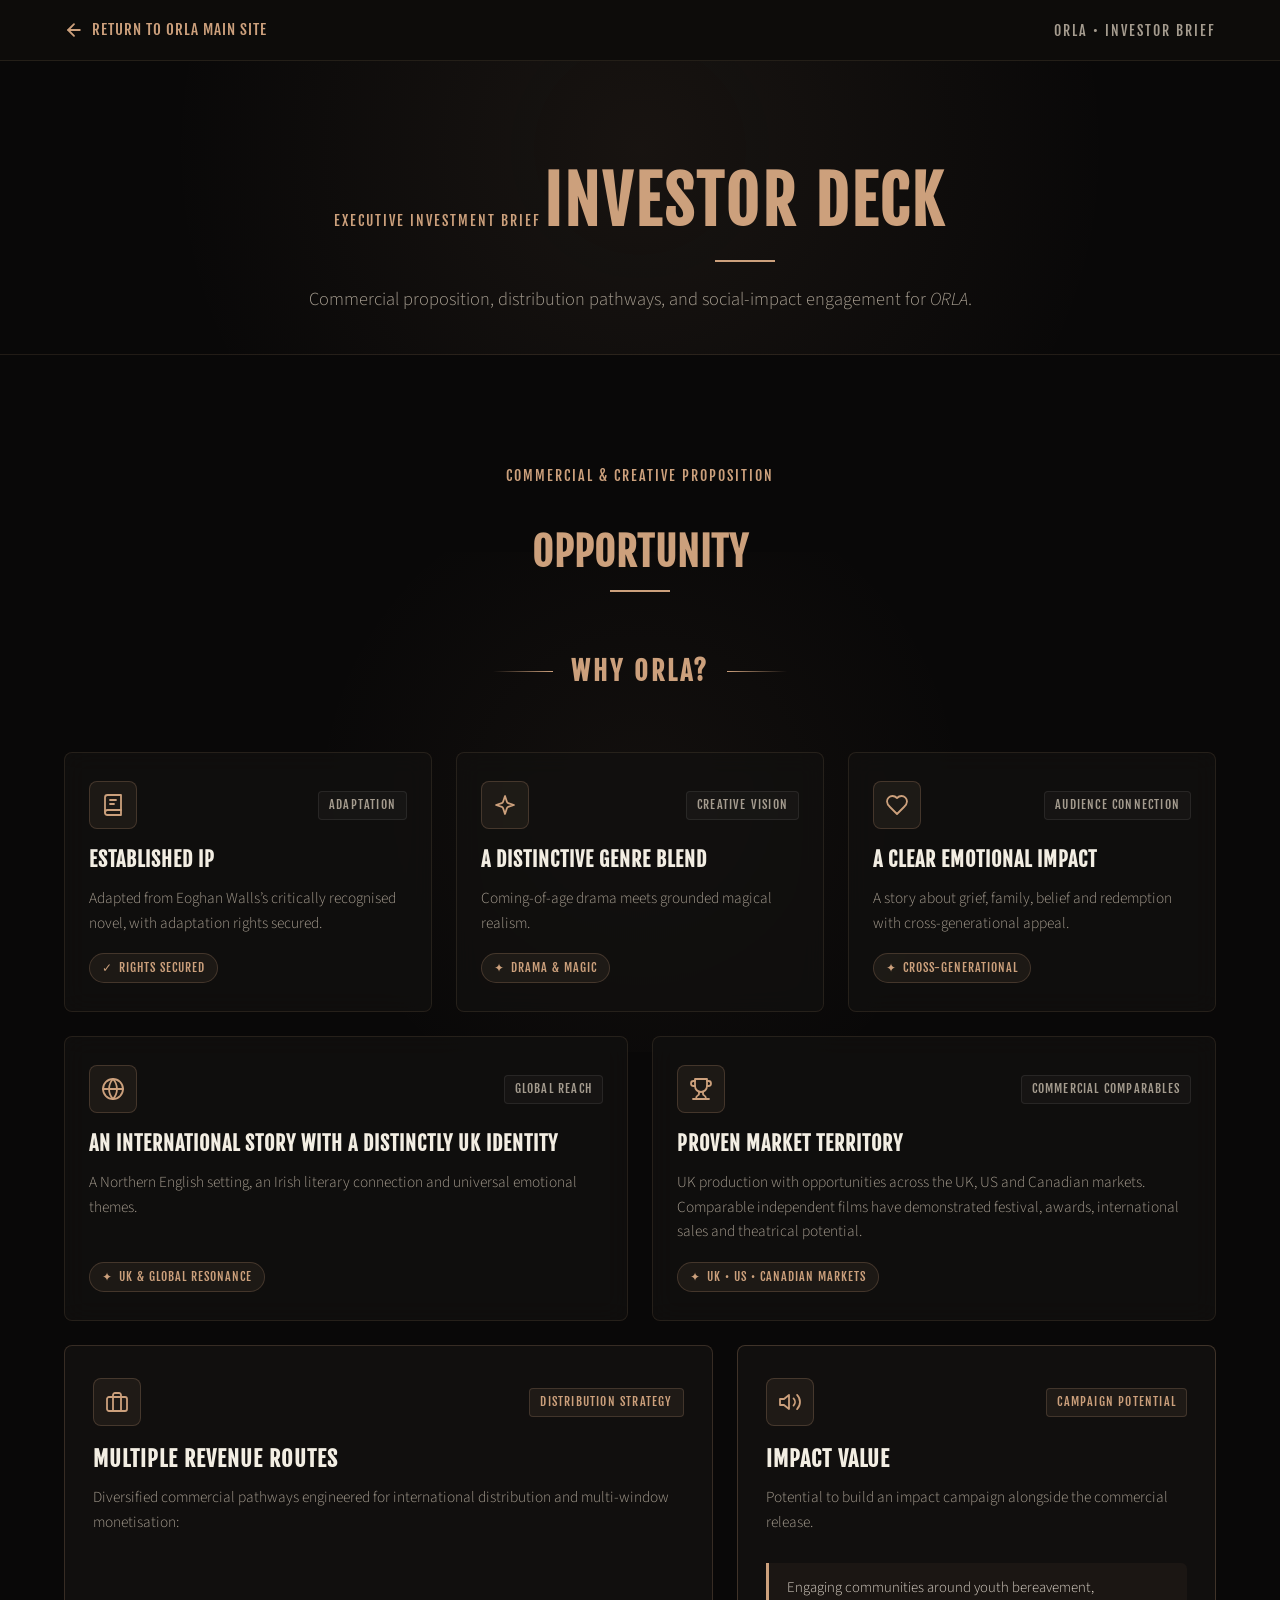
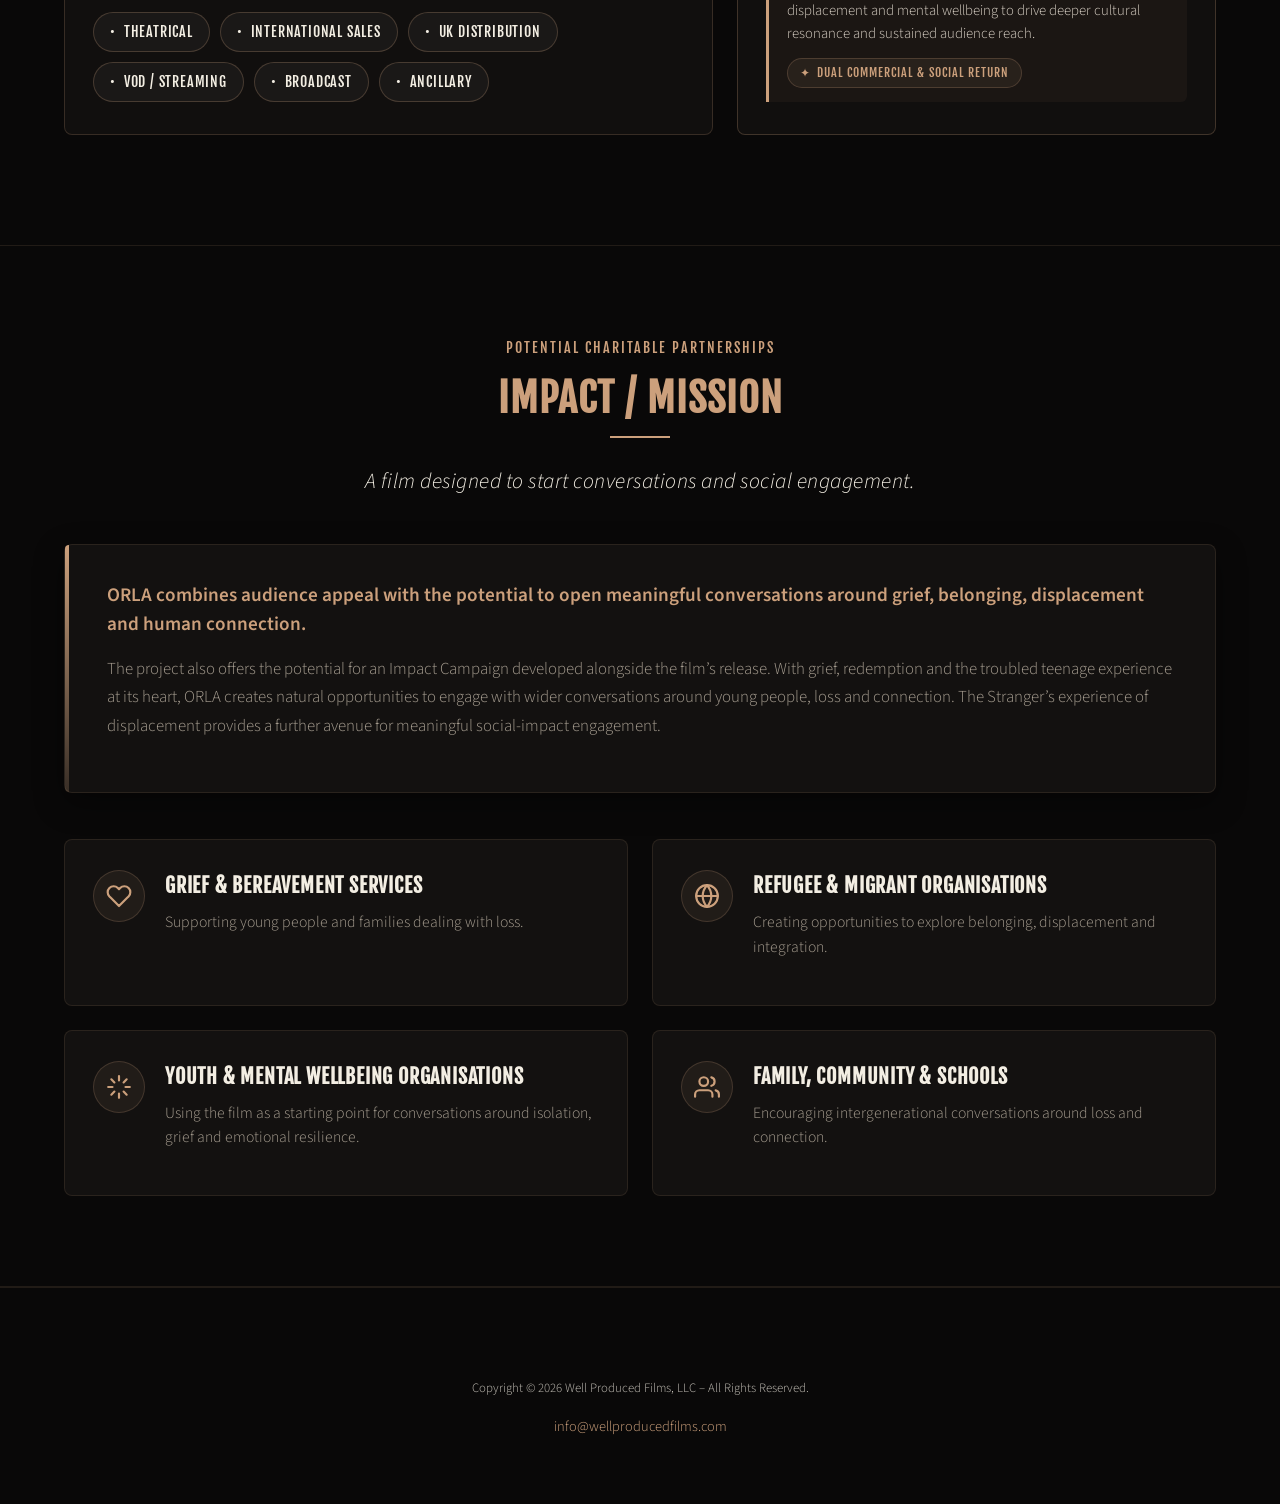
<file: Investor Deck/index.html>
<!DOCTYPE html>
<html lang="en">
<head>
  <meta charset="UTF-8">
  <meta name="viewport" content="width=device-width, initial-scale=1.0">
  <title>ORLA – Investor Deck (Opportunity &amp; Impact)</title>
  <meta name="description" content="ORLA feature film commercial opportunity, revenue routes, and impact & mission strategic brief.">
  <link rel="icon" type="image/x-icon" href="../images/favicon.ico">
  
  <!-- Fonts -->
  <link rel="preconnect" href="https://fonts.googleapis.com">
  <link rel="preconnect" href="https://fonts.gstatic.com" crossorigin>
  <link href="https://fonts.googleapis.com/css2?family=Fjalla+One&family=Source+Sans+Pro:ital,wght@0,300;0,400;0,600;0,700;1,300;1,400&display=swap" rel="stylesheet">
  
  <!-- Stylesheet -->
  <link rel="stylesheet" href="../css/index.css?v=47">
  <link rel="stylesheet" href="style.css">
</head>
<body class="investor-deck-page">
  <!-- Minimal Header -->
  <header class="investor-header">
    <div class="container investor-header-inner">
      <a href="../#main-content" class="investor-back-link">
        <svg width="20" height="20" viewBox="0 0 24 24" fill="none" stroke="currentColor" stroke-width="2.2" stroke-linecap="round" stroke-linejoin="round">
          <line x1="19" y1="12" x2="5" y2="12"></line>
          <polyline points="12 19 5 12 12 5"></polyline>
        </svg>
        Return to ORLA Main Site
      </a>
      <span class="investor-brand-title">ORLA &bull; INVESTOR BRIEF</span>
    </div>
  </header>

  <main id="main-content">
    <!-- Hero / Deck Intro Banner -->
    <section class="investor-intro-banner">
      <div class="container text-center">
        <span class="section-tag">EXECUTIVE INVESTMENT BRIEF</span>
        <h1 class="accent-heading investor-main-title">INVESTOR DECK</h1>
        <p class="section-subtitle investor-subtitle">
          Commercial proposition, distribution pathways, and social-impact engagement for <em>ORLA</em>.
        </p>
      </div>
    </section>

  <!-- Opportunity Section -->
  <section class="section opportunity" id="opportunity">
    <div class="opportunity-bg-decor" aria-hidden="true"></div>
    <div class="container">
      <div class="text-center opportunity-header">
        <span class="section-tag">COMMERCIAL &amp; CREATIVE PROPOSITION</span><br>
        <h2 class="accent-heading">OPPORTUNITY</h2><br>
        <div class="opportunity-why-banner">
          <span class="opportunity-why-line line-left" aria-hidden="true"></span>
          <h3 class="opportunity-why-title">WHY ORLA?</h3>
          <span class="opportunity-why-line" aria-hidden="true"></span>
        </div>
      </div>

      <!-- Core Strategic Pillars -->
      <div class="opportunity-grid">
        <!-- 1. Established IP -->
        <article class="opportunity-card opportunity-card-top">
          <div class="opportunity-card-header">
            <div class="opportunity-icon-wrap" aria-hidden="true">
              <svg width="24" height="24" viewBox="0 0 24 24" fill="none" stroke="currentColor" stroke-width="1.8" stroke-linecap="round" stroke-linejoin="round">
                <path d="M4 19.5A2.5 2.5 0 0 1 6.5 17H20"></path>
                <path d="M6.5 2H20v20H6.5A2.5 2.5 0 0 1 4 19.5v-15A2.5 2.5 0 0 1 6.5 2z"></path>
                <line x1="9" y1="7" x2="15" y2="7"></line>
                <line x1="9" y1="11" x2="13" y2="11"></line>
              </svg>
            </div>
            <span class="opportunity-tag">ADAPTATION</span>
          </div>
          <h3 class="opportunity-title">ESTABLISHED IP</h3>
          <p class="opportunity-desc">
            Adapted from Eoghan Walls’s critically recognised novel, with adaptation rights secured.
          </p>
          <div class="opportunity-meta-pill">
            <span class="opportunity-bullet">✓</span> Rights Secured
          </div>
        </article>

        <!-- 2. Distinctive Genre Blend -->
        <article class="opportunity-card opportunity-card-top">
          <div class="opportunity-card-header">
            <div class="opportunity-icon-wrap" aria-hidden="true">
              <svg width="24" height="24" viewBox="0 0 24 24" fill="none" stroke="currentColor" stroke-width="1.8" stroke-linecap="round" stroke-linejoin="round">
                <path d="m12 3-1.9 5.8a2 2 0 0 1-1.3 1.3L3 12l5.8 1.9a2 2 0 0 1 1.3 1.3L12 21l1.9-5.8a2 2 0 0 1 1.3-1.3L21 12l-5.8-1.9a2 2 0 0 1-1.3-1.3Z"></path>
              </svg>
            </div>
            <span class="opportunity-tag">CREATIVE VISION</span>
          </div>
          <h3 class="opportunity-title">A DISTINCTIVE GENRE BLEND</h3>
          <p class="opportunity-desc">
            Coming-of-age drama meets grounded magical realism.
          </p>
          <div class="opportunity-meta-pill">
            <span class="opportunity-bullet">✦</span> Drama &amp; Magic
          </div>
        </article>

        <!-- 3. Clear Emotional Impact -->
        <article class="opportunity-card opportunity-card-top">
          <div class="opportunity-card-header">
            <div class="opportunity-icon-wrap" aria-hidden="true">
              <svg width="24" height="24" viewBox="0 0 24 24" fill="none" stroke="currentColor" stroke-width="1.8" stroke-linecap="round" stroke-linejoin="round">
                <path d="M19 14c1.49-1.46 3-3.21 3-5.5A5.5 5.5 0 0 0 16.5 3c-1.76 0-3 .5-4.5 2-1.5-1.5-2.74-2-4.5-2A5.5 5.5 0 0 0 2 8.5c0 2.3 1.5 4.05 3 5.5l7 7Z"></path>
              </svg>
            </div>
            <span class="opportunity-tag">AUDIENCE CONNECTION</span>
          </div>
          <h3 class="opportunity-title">A CLEAR EMOTIONAL IMPACT</h3>
          <p class="opportunity-desc">
            A story about grief, family, belief and redemption with cross-generational appeal.
          </p>
          <div class="opportunity-meta-pill">
            <span class="opportunity-bullet">✦</span> Cross-Generational
          </div>
        </article>

        <!-- 4. International Story with UK Identity -->
        <article class="opportunity-card opportunity-card-middle">
          <div class="opportunity-card-header">
            <div class="opportunity-icon-wrap" aria-hidden="true">
              <svg width="24" height="24" viewBox="0 0 24 24" fill="none" stroke="currentColor" stroke-width="1.8" stroke-linecap="round" stroke-linejoin="round">
                <circle cx="12" cy="12" r="10"></circle>
                <line x1="2" y1="12" x2="22" y2="12"></line>
                <path d="M12 2a15.3 15.3 0 0 1 4 10 15.3 15.3 0 0 1-4 10 15.3 15.3 0 0 1-4-10 15.3 15.3 0 0 1 4-10z"></path>
              </svg>
            </div>
            <span class="opportunity-tag">GLOBAL REACH</span>
          </div>
          <h3 class="opportunity-title">AN INTERNATIONAL STORY WITH A DISTINCTLY UK IDENTITY</h3>
          <p class="opportunity-desc">
            A Northern English setting, an Irish literary connection and universal emotional themes.
          </p>
          <div class="opportunity-meta-pill">
            <span class="opportunity-bullet">✦</span> UK &amp; Global Resonance
          </div>
        </article>

        <!-- 5. Proven Market Territory -->
        <article class="opportunity-card opportunity-card-middle">
          <div class="opportunity-card-header">
            <div class="opportunity-icon-wrap" aria-hidden="true">
              <svg width="24" height="24" viewBox="0 0 24 24" fill="none" stroke="currentColor" stroke-width="1.8" stroke-linecap="round" stroke-linejoin="round">
                <path d="M6 9H4.5a2.5 2.5 0 0 1 0-5H6"></path>
                <path d="M18 9h1.5a2.5 2.5 0 0 0 0-5H18"></path>
                <path d="M4 22h16"></path>
                <path d="M10 14.66V17c0 .55-.47.98-.97 1.21C7.85 18.75 7 20.24 7 22"></path>
                <path d="M14 14.66V17c0 .55.47.98.97 1.21C16.15 18.75 17 20.24 17 22"></path>
                <path d="M18 2H6v7a6 6 0 0 0 12 0V2Z"></path>
              </svg>
            </div>
            <span class="opportunity-tag">COMMERCIAL COMPARABLES</span>
          </div>
          <h3 class="opportunity-title">PROVEN MARKET TERRITORY</h3>
          <p class="opportunity-desc">
            UK production with opportunities across the UK, US and Canadian markets. Comparable independent films have demonstrated festival, awards, international sales and theatrical potential.
          </p>
          <div class="opportunity-meta-pill">
            <span class="opportunity-bullet">✦</span> UK • US • Canadian Markets
          </div>
        </article>
      </div>

      <!-- Commercial & Impact Showcase -->
      <div class="opportunity-showcase-grid">
        <!-- 6. Multiple Revenue Routes -->
        <article class="opportunity-showcase-card">
          <div class="opportunity-card-header">
            <div class="opportunity-icon-wrap" aria-hidden="true">
              <svg width="24" height="24" viewBox="0 0 24 24" fill="none" stroke="currentColor" stroke-width="1.8" stroke-linecap="round" stroke-linejoin="round">
                <rect x="2" y="7" width="20" height="14" rx="2" ry="2"></rect>
                <path d="M16 21V5a2 2 0 0 0-2-2h-4a2 2 0 0 0-2 2v16"></path>
              </svg>
            </div>
            <span class="opportunity-tag tag-accent">DISTRIBUTION STRATEGY</span>
          </div>
          <h3 class="opportunity-title showcase-title">MULTIPLE REVENUE ROUTES</h3>
          <p class="opportunity-desc">
            Diversified commercial pathways engineered for international distribution and multi-window monetisation:
          </p>
          <div class="revenue-routes-grid">
            <span class="revenue-route-pill"><span class="revenue-bullet">•</span> Theatrical</span>
            <span class="revenue-route-pill"><span class="revenue-bullet">•</span> International Sales</span>
            <span class="revenue-route-pill"><span class="revenue-bullet">•</span> UK Distribution</span>
            <span class="revenue-route-pill"><span class="revenue-bullet">•</span> VOD / Streaming</span>
            <span class="revenue-route-pill"><span class="revenue-bullet">•</span> Broadcast</span>
            <span class="revenue-route-pill"><span class="revenue-bullet">•</span> Ancillary</span>
          </div>
        </article>

        <!-- 7. Impact Value -->
        <article class="opportunity-showcase-card opportunity-impact-card">
          <div class="opportunity-card-header">
            <div class="opportunity-icon-wrap" aria-hidden="true">
              <svg width="24" height="24" viewBox="0 0 24 24" fill="none" stroke="currentColor" stroke-width="1.8" stroke-linecap="round" stroke-linejoin="round">
                <polygon points="11 5 6 9 2 9 2 15 6 15 11 19 11 5"></polygon>
                <path d="M15.54 8.46a5 5 0 0 1 0 7.07"></path>
                <path d="M19.07 4.93a10 10 0 0 1 0 14.14"></path>
              </svg>
            </div>
            <span class="opportunity-tag tag-accent">CAMPAIGN POTENTIAL</span>
          </div>
          <h3 class="opportunity-title showcase-title">IMPACT VALUE</h3>
          <p class="opportunity-desc">
            Potential to build an impact campaign alongside the commercial release.
          </p>
          <div class="opportunity-impact-callout">
            <p class="opportunity-impact-note">
              Engaging communities around youth bereavement, displacement and mental wellbeing to drive deeper cultural resonance and sustained audience reach.
            </p>
            <div class="opportunity-meta-pill">
              <span class="opportunity-bullet">✦</span> Dual Commercial &amp; Social Return
            </div>
          </div>
        </article>
      </div>
    </div>
  </section>



  <!-- Impact / Mission Section -->
  <section class="section impact" id="impact">
    <div class="container">
      <div class="text-center impact-header">
        <span class="section-tag">POTENTIAL CHARITABLE PARTNERSHIPS</span><br>
        <h2 class="accent-heading">IMPACT / MISSION</h2>
        <p class="section-subtitle impact-lead-quote">
          A film designed to start conversations and social engagement.
        </p>
      </div>

      <div class="impact-overview-card">
        <p class="impact-statement">
          ORLA combines audience appeal with the potential to open meaningful conversations around grief, belonging, displacement and human connection.
        </p>
        <p class="impact-narrative">
          The project also offers the potential for an Impact Campaign developed alongside the film’s release. With grief, redemption and the troubled teenage experience at its heart, ORLA creates natural opportunities to engage with wider conversations around young people, loss and connection. The Stranger’s experience of displacement provides a further avenue for meaningful social-impact engagement.
        </p>
      </div>

      <div class="impact-pillars-grid">
        <!-- Pillar 1: Grief & Bereavement Services -->
        <div class="impact-pillar-card">
          <div class="impact-pillar-icon" aria-hidden="true">
            <svg width="26" height="26" viewBox="0 0 24 24" fill="none" stroke="currentColor" stroke-width="2" stroke-linecap="round" stroke-linejoin="round">
              <path d="M20.84 4.61a5.5 5.5 0 0 0-7.78 0L12 5.67l-1.06-1.06a5.5 5.5 0 0 0-7.78 7.78l1.06 1.06L12 21.23l7.78-7.78 1.06-1.06a5.5 5.5 0 0 0 0-7.78z"></path>
            </svg>
          </div>
          <div class="impact-pillar-body">
            <h3 class="impact-pillar-title">Grief &amp; Bereavement Services</h3>
            <p class="impact-pillar-desc">Supporting young people and families dealing with loss.</p>
          </div>
        </div>

        <!-- Pillar 2: Refugee & Migrant Organisations -->
        <div class="impact-pillar-card">
          <div class="impact-pillar-icon" aria-hidden="true">
            <svg width="26" height="26" viewBox="0 0 24 24" fill="none" stroke="currentColor" stroke-width="2" stroke-linecap="round" stroke-linejoin="round">
              <circle cx="12" cy="12" r="10"></circle>
              <line x1="2" y1="12" x2="22" y2="12"></line>
              <path d="M12 2a15.3 15.3 0 0 1 4 10 15.3 15.3 0 0 1-4 10 15.3 15.3 0 0 1-4-10 15.3 15.3 0 0 1 4-10z"></path>
            </svg>
          </div>
          <div class="impact-pillar-body">
            <h3 class="impact-pillar-title">Refugee &amp; Migrant Organisations</h3>
            <p class="impact-pillar-desc">Creating opportunities to explore belonging, displacement and integration.</p>
          </div>
        </div>

        <!-- Pillar 3: Youth & Mental Wellbeing Organisations -->
        <div class="impact-pillar-card">
          <div class="impact-pillar-icon" aria-hidden="true">
            <svg width="26" height="26" viewBox="0 0 24 24" fill="none" stroke="currentColor" stroke-width="2" stroke-linecap="round" stroke-linejoin="round">
              <path d="M12 2v4M12 18v4M4.93 4.93l2.83 2.83M16.24 16.24l2.83 2.83M2 12h4M18 12h4M4.93 19.07l2.83-2.83M16.24 7.76l2.83-2.83"></path>
            </svg>
          </div>
          <div class="impact-pillar-body">
            <h3 class="impact-pillar-title">Youth &amp; Mental Wellbeing Organisations</h3>
            <p class="impact-pillar-desc">Using the film as a starting point for conversations around isolation, grief and emotional resilience.</p>
          </div>
        </div>

        <!-- Pillar 4: Family, Community & Schools -->
        <div class="impact-pillar-card">
          <div class="impact-pillar-icon" aria-hidden="true">
            <svg width="26" height="26" viewBox="0 0 24 24" fill="none" stroke="currentColor" stroke-width="2" stroke-linecap="round" stroke-linejoin="round">
              <path d="M17 21v-2a4 4 0 0 0-4-4H5a4 4 0 0 0-4 4v2"></path>
              <circle cx="9" cy="7" r="4"></circle>
              <path d="M23 21v-2a4 4 0 0 0-3-3.87"></path>
              <path d="M16 3.13a4 4 0 0 1 0 7.75"></path>
            </svg>
          </div>
          <div class="impact-pillar-body">
            <h3 class="impact-pillar-title">Family, Community &amp; Schools</h3>
            <p class="impact-pillar-desc">Encouraging intergenerational conversations around loss and connection.</p>
          </div>
      </div>
    </div>
  </section>


  </main>

  <footer class="investor-footer">
    <div class="container text-center">
      <p class="copyright-text">Copyright &copy; 2026 Well Produced Films, LLC &ndash; All Rights Reserved.</p>
      <p><a href="mailto:info@wellproducedfilms.com">info@wellproducedfilms.com</a></p>
    </div>
  </footer>
</body>
</html>
</file>
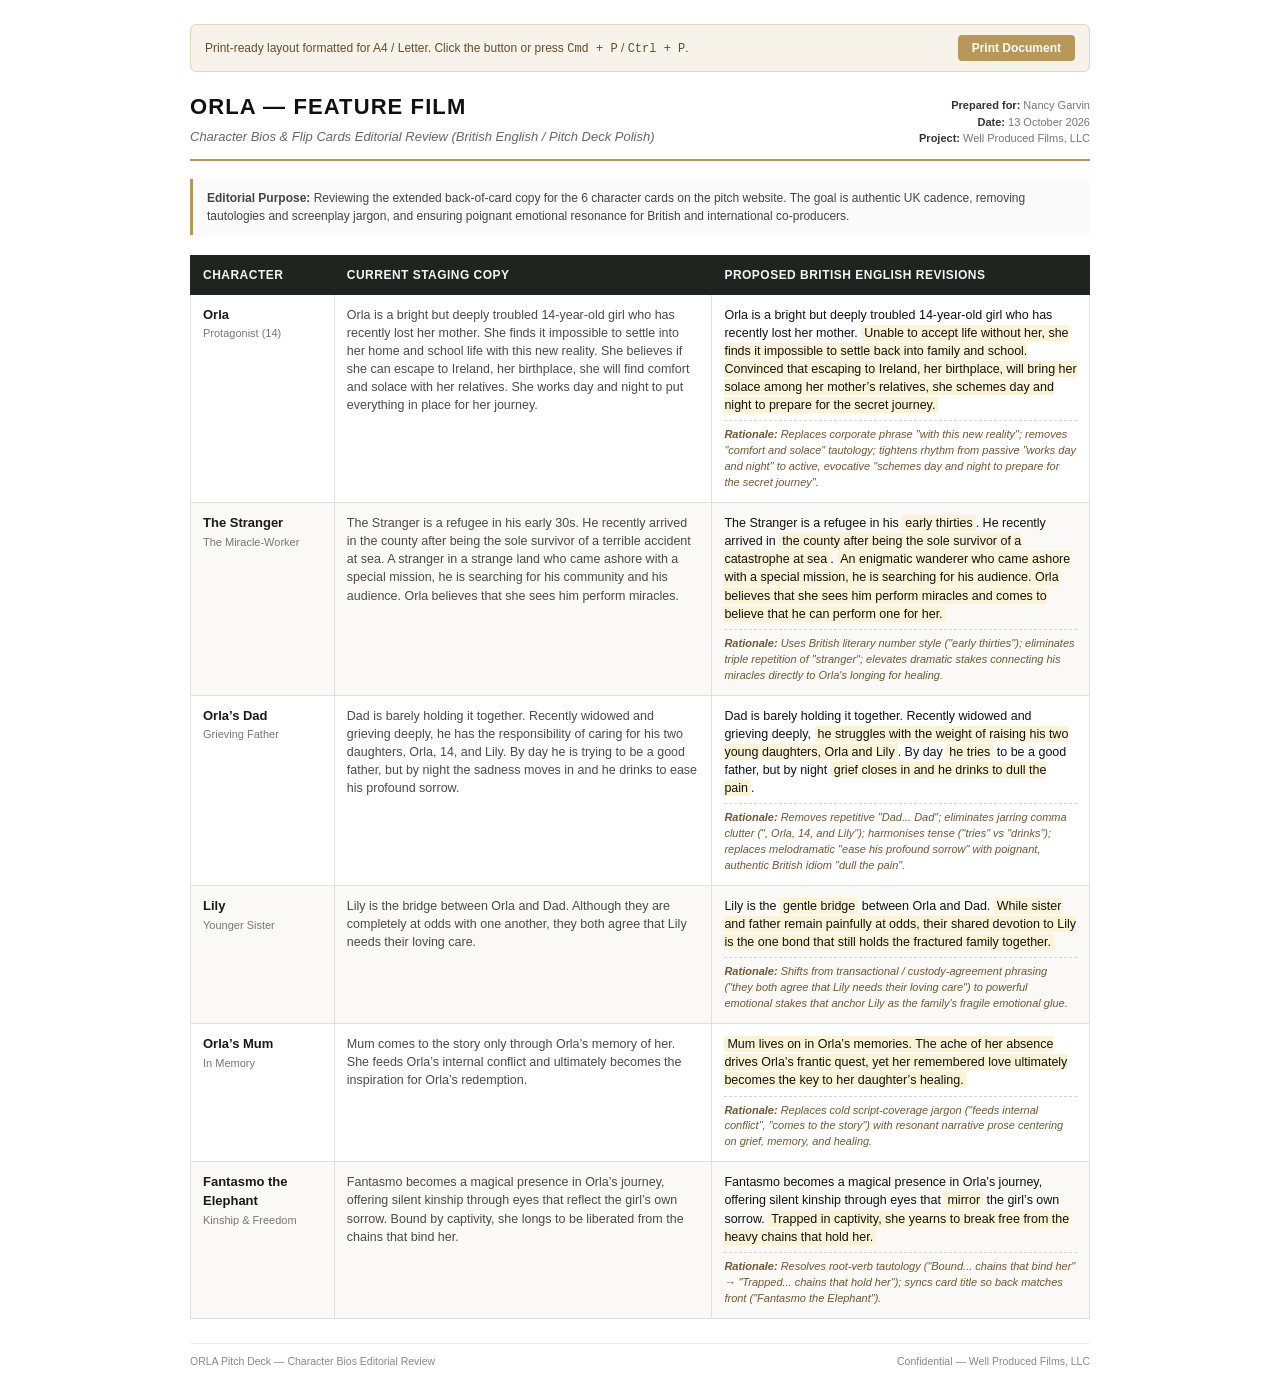
<file: character_bios_review_for_nancy.html>
<!DOCTYPE html>
<html lang="en-GB">
<head>
  <meta charset="UTF-8">
  <meta name="viewport" content="width=device-width, initial-scale=1.0">
  <title>ORLA — Character Bios Editorial Review (For Nancy)</title>
  <style>
    @page {
      size: A4 portrait;
      margin: 18mm 16mm 18mm 16mm;
    }

    * {
      box-sizing: border-box;
      -webkit-print-color-adjust: exact;
      print-color-adjust: exact;
    }

    body {
      font-family: -apple-system, BlinkMacSystemFont, "Segoe UI", Roboto, "Helvetica Neue", Arial, sans-serif;
      color: #1a1a1a;
      background: #ffffff;
      line-height: 1.5;
      margin: 0;
      padding: 24px;
      font-size: 13px;
    }

    .container {
      max-width: 900px;
      margin: 0 auto;
    }

    /* Header */
    .doc-header {
      border-bottom: 2px solid #b89758;
      padding-bottom: 12px;
      margin-bottom: 18px;
      display: flex;
      justify-content: space-between;
      align-items: flex-end;
    }

    .title-block h1 {
      font-size: 22px;
      font-weight: 700;
      letter-spacing: 0.05em;
      text-transform: uppercase;
      color: #111;
      margin: 0 0 4px 0;
    }

    .title-block .subtitle {
      font-size: 13px;
      color: #666;
      margin: 0;
      font-style: italic;
    }

    .meta-block {
      text-align: right;
      font-size: 11px;
      color: #777;
    }

    .meta-block strong {
      color: #333;
    }

    /* Print instruction pill */
    .no-print-bar {
      background: #f7f3eb;
      border: 1px solid #e2d7be;
      border-radius: 6px;
      padding: 10px 14px;
      margin-bottom: 18px;
      display: flex;
      justify-content: space-between;
      align-items: center;
      font-size: 12px;
      color: #634f27;
    }

    .print-btn {
      background: #b89758;
      color: white;
      border: none;
      padding: 6px 14px;
      border-radius: 4px;
      font-weight: 600;
      cursor: pointer;
      font-size: 12px;
    }

    .print-btn:hover {
      background: #9d7d42;
    }

    /* Editorial context note */
    .context-note {
      background: #fafafa;
      border-left: 3px solid #b89758;
      padding: 10px 14px;
      font-size: 12px;
      color: #444;
      margin-bottom: 20px;
      border-radius: 0 4px 4px 0;
    }

    .context-note p {
      margin: 0;
    }

    /* Table styles */
    table {
      width: 100%;
      border-collapse: collapse;
      margin-top: 10px;
      page-break-inside: auto;
    }

    tr {
      page-break-inside: avoid;
      page-break-after: auto;
    }

    th {
      background: #1f2421;
      color: #f5f5f5;
      text-align: left;
      font-weight: 600;
      font-size: 12px;
      text-transform: uppercase;
      letter-spacing: 0.04em;
      padding: 10px 12px;
      border: 1px solid #1f2421;
    }

    th.col-char { width: 16%; }
    th.col-current { width: 42%; }
    th.col-proposed { width: 42%; }

    td {
      padding: 11px 12px;
      vertical-align: top;
      border: 1px solid #e0e0e0;
      font-size: 12.5px;
      line-height: 1.45;
    }

    tr:nth-child(even) td {
      background-color: #faf9f6;
    }

    .char-name {
      font-weight: 700;
      color: #1a1a1a;
      font-size: 13px;
    }

    .char-role {
      font-size: 11px;
      color: #777;
      margin-top: 2px;
    }

    .current-text {
      color: #4a4a4a;
    }

    .proposed-text {
      color: #111111;
      font-weight: 500;
    }

    .change-highlight {
      background: #fbf3d5;
      padding: 1px 3px;
      border-radius: 2px;
    }

    .editorial-rationale {
      margin-top: 6px;
      padding-top: 6px;
      border-top: 1px dashed #d5d5d5;
      font-size: 11px;
      color: #6f582f;
      font-style: italic;
    }

    /* Footer */
    .doc-footer {
      margin-top: 24px;
      padding-top: 10px;
      border-top: 1px solid #eee;
      display: flex;
      justify-content: space-between;
      font-size: 10.5px;
      color: #888;
    }

    @media print {
      body {
        padding: 0;
      }
      .no-print-bar {
        display: none;
      }
      .container {
        max-width: 100%;
      }
      table {
        font-size: 11.5px;
      }
      td, th {
        padding: 8px 10px;
      }
    }
  </style>
</head>
<body>

  <div class="container">

    <div class="no-print-bar">
      <span>Print-ready layout formatted for A4 / Letter. Click the button or press <kbd>Cmd + P</kbd> / <kbd>Ctrl + P</kbd>.</span>
      <button class="print-btn" onclick="window.print()">Print Document</button>
    </div>

    <header class="doc-header">
      <div class="title-block">
        <h1>ORLA — Feature Film</h1>
        <p class="subtitle">Character Bios & Flip Cards Editorial Review (British English / Pitch Deck Polish)</p>
      </div>
      <div class="meta-block">
        <div><strong>Prepared for:</strong> Nancy Garvin</div>
        <div><strong>Date:</strong> 13 October 2026</div>
        <div><strong>Project:</strong> Well Produced Films, LLC</div>
      </div>
    </header>

    <div class="context-note">
      <p><strong>Editorial Purpose:</strong> Reviewing the extended back-of-card copy for the 6 character cards on the pitch website. The goal is authentic UK cadence, removing tautologies and screenplay jargon, and ensuring poignant emotional resonance for British and international co-producers.</p>
    </div>

    <table>
      <thead>
        <tr>
          <th class="col-char">Character</th>
          <th class="col-current">Current Staging Copy</th>
          <th class="col-proposed">Proposed British English Revisions</th>
        </tr>
      </thead>
      <tbody>

        <!-- Orla -->
        <tr>
          <td>
            <div class="char-name">Orla</div>
            <div class="char-role">Protagonist (14)</div>
          </td>
          <td class="current-text">
            Orla is a bright but deeply troubled 14-year-old girl who has recently lost her mother. She finds it impossible to settle into her home and school life with this new reality. She believes if she can escape to Ireland, her birthplace, she will find comfort and solace with her relatives. She works day and night to put everything in place for her journey.
          </td>
          <td class="proposed-text">
            Orla is a bright but deeply troubled 14-year-old girl who has recently lost her mother. <span class="change-highlight">Unable to accept life without her, she finds it impossible to settle back into family and school. Convinced that escaping to Ireland, her birthplace, will bring her solace among her mother’s relatives, she schemes day and night to prepare for the secret journey.</span>
            <div class="editorial-rationale">
              <strong>Rationale:</strong> Replaces corporate phrase "with this new reality"; removes "comfort and solace" tautology; tightens rhythm from passive "works day and night" to active, evocative "schemes day and night to prepare for the secret journey".
            </div>
          </td>
        </tr>

        <!-- The Stranger -->
        <tr>
          <td>
            <div class="char-name">The Stranger</div>
            <div class="char-role">The Miracle-Worker</div>
          </td>
          <td class="current-text">
            The Stranger is a refugee in his early 30s. He recently arrived in the county after being the sole survivor of a terrible accident at sea. A stranger in a strange land who came ashore with a special mission, he is searching for his community and his audience. Orla believes that she sees him perform miracles.
          </td>
          <td class="proposed-text">
            The Stranger is a refugee in his <span class="change-highlight">early thirties</span>. He recently arrived in <span class="change-highlight">the county after being the sole survivor of a catastrophe at sea</span>. <span class="change-highlight">An enigmatic wanderer who came ashore with a special mission, he is searching for his audience. Orla believes that she sees him perform miracles and comes to believe that he can perform one for her.</span>
            <div class="editorial-rationale">
              <strong>Rationale:</strong> Uses British literary number style ("early thirties"); eliminates triple repetition of "stranger"; elevates dramatic stakes connecting his miracles directly to Orla's longing for healing.
            </div>
          </td>
        </tr>

        <!-- Orla's Dad -->
        <tr>
          <td>
            <div class="char-name">Orla’s Dad</div>
            <div class="char-role">Grieving Father</div>
          </td>
          <td class="current-text">
            Dad is barely holding it together. Recently widowed and grieving deeply, he has the responsibility of caring for his two daughters, Orla, 14, and Lily. By day he is trying to be a good father, but by night the sadness moves in and he drinks to ease his profound sorrow.
          </td>
          <td class="proposed-text">
            Dad is barely holding it together. Recently widowed and grieving deeply, <span class="change-highlight">he struggles with the weight of raising his two young daughters, Orla and Lily</span>. By day <span class="change-highlight">he tries</span> to be a good father, but by night <span class="change-highlight">grief closes in and he drinks to dull the pain</span>.
            <div class="editorial-rationale">
              <strong>Rationale:</strong> Removes repetitive "Dad... Dad"; eliminates jarring comma clutter (", Orla, 14, and Lily"); harmonises tense ("tries" vs "drinks"); replaces melodramatic "ease his profound sorrow" with poignant, authentic British idiom "dull the pain".
            </div>
          </td>
        </tr>

        <!-- Lily -->
        <tr>
          <td>
            <div class="char-name">Lily</div>
            <div class="char-role">Younger Sister</div>
          </td>
          <td class="current-text">
            Lily is the bridge between Orla and Dad. Although they are completely at odds with one another, they both agree that Lily needs their loving care.
          </td>
          <td class="proposed-text">
            Lily is the <span class="change-highlight">gentle bridge</span> between Orla and Dad. <span class="change-highlight">While sister and father remain painfully at odds, their shared devotion to Lily is the one bond that still holds the fractured family together.</span>
            <div class="editorial-rationale">
              <strong>Rationale:</strong> Shifts from transactional / custody-agreement phrasing ("they both agree that Lily needs their loving care") to powerful emotional stakes that anchor Lily as the family's fragile emotional glue.
            </div>
          </td>
        </tr>

        <!-- Orla's Mum -->
        <tr>
          <td>
            <div class="char-name">Orla’s Mum</div>
            <div class="char-role">In Memory</div>
          </td>
          <td class="current-text">
            Mum comes to the story only through Orla’s memory of her. She feeds Orla’s internal conflict and ultimately becomes the inspiration for Orla’s redemption.
          </td>
          <td class="proposed-text">
            <span class="change-highlight">Mum lives on in Orla’s memories. The ache of her absence drives Orla’s frantic quest, yet her remembered love ultimately becomes the key to her daughter’s healing.</span>
            <div class="editorial-rationale">
              <strong>Rationale:</strong> Replaces cold script-coverage jargon ("feeds internal conflict", "comes to the story") with resonant narrative prose centering on grief, memory, and healing.
            </div>
          </td>
        </tr>

        <!-- Fantasmo -->
        <tr>
          <td>
            <div class="char-name">Fantasmo the Elephant</div>
            <div class="char-role">Kinship & Freedom</div>
          </td>
          <td class="current-text">
            Fantasmo becomes a magical presence in Orla’s journey, offering silent kinship through eyes that reflect the girl’s own sorrow. Bound by captivity, she longs to be liberated from the chains that bind her.
          </td>
          <td class="proposed-text">
            Fantasmo becomes a magical presence in Orla’s journey, offering silent kinship through eyes that <span class="change-highlight">mirror</span> the girl’s own sorrow. <span class="change-highlight">Trapped in captivity, she yearns to break free from the heavy chains that hold her.</span>
            <div class="editorial-rationale">
              <strong>Rationale:</strong> Resolves root-verb tautology ("Bound... chains that bind her" &rarr; "Trapped... chains that hold her"); syncs card title so back matches front ("Fantasmo the Elephant").
            </div>
          </td>
        </tr>

      </tbody>
    </table>

    <footer class="doc-footer">
      <div>ORLA Pitch Deck — Character Bios Editorial Review</div>
      <div>Confidential &mdash; Well Produced Films, LLC</div>
    </footer>

  </div>

</body>
</html>
</file>
<file: css/index.css>
/* CSS Design System & Tokens */
:root {
  --bg-primary: #090808;
  --bg-secondary: #131110;
  --bg-accent: #1e1b19;
  --text-primary: #f3eee3;
  --text-secondary: #a59c8f;
  --text-accent: #cca07c;
  --text-accent-hover: #e3c3a8;
  --accent-gold: #d4af37;
  
  --glass-bg: rgba(19, 17, 16, 0.85);
  --glass-border: rgba(204, 160, 124, 0.12);
  --glass-shadow: rgba(0, 0, 0, 0.6);
  
  --font-heading: 'Fjalla One', sans-serif;
  --font-body: 'Source Sans Pro', sans-serif;
  
  --transition-fast: 0.2s cubic-bezier(0.4, 0, 0.2, 1);
  --transition-normal: 0.4s cubic-bezier(0.4, 0, 0.2, 1);
  --transition-slow: 0.8s cubic-bezier(0.4, 0, 0.2, 1);
}

/* Global Resets */
* {
  box-sizing: border-box;
  margin: 0;
  padding: 0;
}

html {
  scroll-behavior: smooth;
  background-color: var(--bg-primary);
  color: var(--text-primary);
  font-family: var(--font-body);
  font-size: 16px;
  line-height: 1.6;
  overflow-x: hidden;
}

body {
  min-height: 100vh;
  display: flex;
  flex-direction: column;
  -webkit-font-smoothing: antialiased;
}

/* Accessibility Skip Link */
.skip-link {
  position: absolute;
  top: -100px;
  left: 20px;
  background: var(--text-accent);
  color: var(--bg-primary);
  padding: 10px 18px;
  border-radius: 4px;
  font-family: var(--font-heading);
  font-size: 0.9rem;
  letter-spacing: 1px;
  text-transform: uppercase;
  font-weight: 600;
  z-index: 10001;
  transition: top 0.2s ease;
  text-decoration: none;
}

.skip-link:focus {
  top: 20px;
}

/* Custom Scrollbar */
::-webkit-scrollbar {
  width: 8px;
}

::-webkit-scrollbar-track {
  background: var(--bg-primary);
}

::-webkit-scrollbar-thumb {
  background: var(--bg-accent);
  border-radius: 4px;
}

::-webkit-scrollbar-thumb:hover {
  background: var(--text-accent);
}

/* Typography */
h1, h2, h3, h4, h5, h6 {
  font-family: var(--font-heading);
  color: var(--text-primary);
  letter-spacing: 1px;
  text-transform: uppercase;
}

a {
  color: var(--text-accent);
  text-decoration: none;
  transition: var(--transition-fast);
}

a:hover {
  color: var(--text-accent-hover);
}

p {
  margin-bottom: 1rem;
  color: var(--text-secondary);
  font-weight: 300;
}

strong {
  font-weight: 700;
  color: var(--text-primary);
}

em {
  font-style: italic;
}

/* UI Utilities */
.container {
  max-width: 1200px;
  margin: 0 auto;
  padding: 0 24px;
  width: 100%;
}

.section {
  padding: 100px 0;
  position: relative;
}

section[id] {
  scroll-margin-top: 80px;
}

.text-center {
  text-align: center;
}

.section-tag {
  display: inline-block;
  font-family: var(--font-heading);
  font-size: 0.85rem;
  color: var(--text-accent);
  letter-spacing: 2px;
  text-transform: uppercase;
  margin-bottom: 8px;
}

.section-title {
  font-size: 2.2rem;
  margin-bottom: 1.5rem;
  letter-spacing: 1px;
}

.section-subtitle {
  color: var(--text-secondary);
  font-size: 1.1rem;
  font-weight: 300;
  margin-bottom: 4rem;
}

.accent-heading {
  color: var(--text-accent);
  font-size: 2.5rem;
  margin-bottom: 1rem;
  position: relative;
  display: inline-block;
}

.accent-heading::after {
  content: '';
  position: absolute;
  bottom: -8px;
  left: 50%;
  transform: translateX(-50%);
  width: 60px;
  height: 2px;
  background-color: var(--text-accent);
}

/* Buttons & CTA */
.btn {
  display: inline-block;
  font-family: var(--font-heading);
  text-transform: uppercase;
  padding: 14px 32px;
  border-radius: 4px;
  letter-spacing: 1px;
  cursor: pointer;
  transition: var(--transition-normal);
  font-size: 0.9rem;
  border: 1px solid transparent;
  text-align: center;
}

.btn-primary {
  background-color: var(--text-accent);
  color: var(--bg-primary);
  font-weight: 600;
}

.btn-primary:hover,
a.btn-primary:hover,
button.btn-primary:hover,
.btn-primary:focus,
.btn-primary:active {
  background-color: var(--text-accent-hover);
  color: var(--bg-primary) !important;
  transform: translateY(-2px);
  box-shadow: 0 4px 20px rgba(204, 160, 124, 0.3);
}

.btn-outline {
  background-color: transparent;
  border-color: var(--text-accent);
  color: var(--text-accent);
}

.btn-outline:hover {
  background-color: var(--text-accent);
  color: var(--bg-primary);
  transform: translateY(-2px);
  box-shadow: 0 4px 20px rgba(204, 160, 124, 0.15);
}

/* Header & Navigation */
.header {
  position: fixed;
  top: 0;
  left: 0;
  width: 100%;
  z-index: 1000;
  transition: var(--transition-normal);
  padding: 22px 0;
  background: transparent;
}

.header.scrolled {
  padding: 14px 0;
  background: var(--glass-bg);
  backdrop-filter: blur(12px);
  -webkit-backdrop-filter: blur(12px);
  border-bottom: 1px solid var(--glass-border);
  box-shadow: 0 4px 30px rgba(0, 0, 0, 0.4);
}

.header-container {
  display: flex;
  justify-content: space-between;
  align-items: center;
}

.header-brand {
  display: flex;
  flex-direction: column;
  align-items: flex-start;
  gap: 2px;
}

.logo {
  font-family: var(--font-heading);
  font-size: 1.6rem;
  letter-spacing: 2px;
  color: var(--text-primary);
  text-transform: uppercase;
  transition: var(--transition-fast);
  line-height: 1.1;
}

.logo:hover {
  color: var(--text-accent);
}

.header-subtitle {
  font-family: var(--font-heading);
  font-size: 0.68rem;
  letter-spacing: 1.5px;
  text-transform: uppercase;
  color: var(--text-secondary);
  line-height: 1.2;
}

.header-brand-link {
  color: var(--accent-gold);
  text-decoration: underline;
  text-decoration-color: rgba(212, 175, 55, 0.4);
  text-underline-offset: 2px;
  transition: var(--transition-fast);
}

.header-brand-link:hover {
  color: var(--text-primary);
  text-decoration-color: var(--text-primary);
}

.nav-menu {
  display: flex;
  align-items: center;
  gap: 28px;
}

.nav-link {
  font-family: var(--font-heading);
  font-size: 0.9rem;
  color: var(--text-primary);
  letter-spacing: 1px;
  text-transform: uppercase;
  padding: 6px 0;
  position: relative;
}

.nav-link::after {
  content: '';
  position: absolute;
  bottom: 0;
  left: 0;
  width: 0;
  height: 1.5px;
  background-color: var(--text-accent);
  transition: var(--transition-fast);
}

.nav-link:hover::after,
.nav-link.active::after {
  width: 100%;
}

.nav-link:hover,
.nav-link.active {
  color: var(--text-accent);
}

.nav-btn {
  border: 1px solid var(--text-accent);
  padding: 8px 20px !important;
  border-radius: 4px;
  margin-left: 10px;
  transition: var(--transition-normal) !important;
}

.nav-btn::after {
  display: none;
}

.nav-btn:hover {
  background-color: var(--text-accent);
  color: var(--bg-primary) !important;
  box-shadow: 0 4px 15px rgba(204, 160, 124, 0.25);
}

.mobile-menu-toggle {
  display: none;
  flex-direction: column;
  justify-content: space-between;
  width: 24px;
  height: 18px;
  background: transparent;
  border: none;
  cursor: pointer;
}

.mobile-menu-toggle span {
  display: block;
  width: 100%;
  height: 2px;
  background-color: var(--text-primary);
  transition: var(--transition-fast);
}

/* Hero Section */
.hero {
  height: 100vh;
  min-height: 680px;
  position: relative;
  background-image: url('../images/hero_final.jpeg');
  background-size: cover;
  background-position: center 18%;
  display: flex;
  flex-direction: column;
  justify-content: flex-end;
  align-items: center;
  padding: 60px 0 28px 0;
}

.hero-overlay {
  position: absolute;
  top: 0;
  left: 0;
  width: 100%;
  height: 100%;
  background: linear-gradient(
    to bottom,
    rgba(12, 11, 10, 0) 0%,
    rgba(12, 11, 10, 0.05) 35%,
    rgba(12, 11, 10, 0.65) 60%,
    rgba(12, 11, 10, 0.92) 85%,
    rgba(12, 11, 10, 0.98) 100%
  );
  z-index: 1;
}

.hero-content {
  position: relative;
  z-index: 2;
  text-align: center;
  max-width: 820px;
  width: 100%;
  margin-top: auto;
  margin-bottom: 0;
  padding: 0 20px;
}

.hero-subtitle {
  display: block;
  font-family: var(--font-heading);
  color: var(--text-accent);
  font-size: 0.72rem;
  letter-spacing: 2px;
  text-transform: uppercase;
  max-width: 740px;
  margin: 0 auto 32px auto;
  text-align: left;
  animation: fadeInUp 1s ease;
}

.hero-brand-link {
  color: var(--accent-gold);
  text-decoration: underline;
  text-decoration-color: rgba(212, 175, 55, 0.4);
  text-underline-offset: 4px;
  transition: var(--transition-fast);
}

.hero-brand-link:hover {
  color: var(--text-primary);
  text-decoration-color: var(--text-primary);
}

.hero-title {
  font-size: 4.4rem;
  line-height: 1;
  margin-bottom: 12px;
  text-shadow: 0 4px 20px rgba(0,0,0,0.8);
  animation: fadeInUp 1.2s ease;
}

.hero-headline {
  font-family: var(--font-heading);
  font-size: 1.55rem;
  letter-spacing: 2px;
  color: var(--text-accent);
  text-transform: uppercase;
  margin-bottom: 14px;
  text-shadow: 0 2px 14px rgba(0, 0, 0, 0.95);
  animation: fadeInUp 1.25s ease;
}

.hero-synopsis {
  font-size: 1.15rem;
  line-height: 1.5;
  color: var(--text-primary);
  margin-bottom: 18px;
  max-width: 740px;
  margin-left: auto;
  margin-right: auto;
  text-shadow: 0 2px 14px rgba(0,0,0,0.95);
  animation: fadeInUp 1.35s ease;
}

.hero-actions {
  display: flex;
  gap: 20px;
  justify-content: center;
  animation: fadeInUp 1.5s ease;
}

@media (max-height: 760px) {
  .hero {
    min-height: 600px;
    padding: 40px 0 20px 0;
  }
  .hero-subtitle {
    margin: 0 auto 22px auto;
  }
  .hero-title {
    font-size: 3.4rem;
    margin-bottom: 8px;
  }
  .hero-headline {
    font-size: 1.25rem;
    margin-bottom: 8px;
  }
  .hero-synopsis {
    font-size: 1.05rem;
    line-height: 1.45;
    margin-bottom: 14px;
  }
  .hero-actions .btn {
    padding: 10px 24px;
  }
}

@keyframes fadeInUp {
  from {
    opacity: 0;
    transform: translateY(20px);
  }
  to {
    opacity: 1;
    transform: translateY(0);
  }
}

/* Synopsis Banner with Background Image & Overlay */
.synopsis-banner {
  position: relative;
  min-height: 85vh;
  display: flex;
  align-items: center;
  overflow: hidden;
  padding: 100px 0;
  border-top: 1px solid var(--glass-border);
  border-bottom: 1px solid var(--glass-border);
}

.synopsis-banner-bg {
  position: absolute;
  top: 0;
  left: 0;
  width: 100%;
  height: 100%;
  background-size: cover;
  background-position: center right;
  z-index: 1;
}

.synopsis-banner-overlay {
  position: absolute;
  top: 0;
  left: 0;
  width: 100%;
  height: 100%;
  background: linear-gradient(
    to right,
    rgba(12, 11, 10, 0.96) 0%,
    rgba(12, 11, 10, 0.88) 32%,
    rgba(12, 11, 10, 0.50) 48%,
    rgba(12, 11, 10, 0.10) 60%,
    rgba(12, 11, 10, 0) 72%,
    rgba(12, 11, 10, 0) 100%
  );
  z-index: 2;
}

.synopsis-banner-container {
  position: relative;
  z-index: 3;
}

.synopsis-content {
  max-width: 48%;
}

.synopsis-headline {
  font-size: 2.2rem;
  line-height: 1.25;
  color: var(--text-accent);
  margin-bottom: 22px;
  letter-spacing: 0.5px;
  text-shadow: 0 2px 12px rgba(0, 0, 0, 0.8);
}

.synopsis-body p {
  font-size: 1.15rem;
  line-height: 1.75;
  color: var(--text-primary);
  margin-bottom: 20px;
  text-shadow: 0 2px 8px rgba(0, 0, 0, 0.8);
}

.synopsis-body p:last-child {
  margin-bottom: 0;
}

.synopsis-body strong {
  color: var(--text-accent);
  font-weight: 700;
  letter-spacing: 0.2px;
}

/* Story Details Section (Below Photograph) */
.story-details-section {
  padding: 60px 0 50px 0;
  background-color: var(--bg-secondary);
  border-bottom: 1px solid var(--glass-border);
}

/* Why This Film Block */
.why-film-section {
  margin-top: 0;
  padding-top: 0;
  border-top: none;
  margin-bottom: 0;
}

.why-film-main-title {
  font-family: var(--font-heading);
  font-size: 1.6rem;
  letter-spacing: 3px;
  color: var(--text-accent);
  text-transform: uppercase;
  margin-bottom: 30px;
}

.why-film-grid {
  display: grid;
  grid-template-columns: repeat(3, 1fr);
  gap: 28px;
}

.why-film-card {
  background: rgba(18, 17, 16, 0.85);
  backdrop-filter: blur(10px);
  -webkit-backdrop-filter: blur(10px);
  border: 1px solid var(--glass-border);
  border-top: 3px solid var(--text-accent);
  border-radius: 6px;
  padding: 30px 24px;
  transition: var(--transition-normal);
  box-shadow: 0 8px 24px rgba(0, 0, 0, 0.4);
}

.why-film-card:hover {
  transform: translateY(-4px);
  background: rgba(28, 25, 23, 0.95);
  border-color: rgba(204, 160, 124, 0.4);
  box-shadow: 0 12px 30px rgba(0, 0, 0, 0.6);
}

.why-film-card-title {
  font-family: var(--font-heading);
  font-size: 1.15rem;
  letter-spacing: 1.5px;
  color: var(--text-accent);
  text-transform: uppercase;
  margin-bottom: 12px;
}

.why-film-card-text {
  font-size: 1rem;
  line-height: 1.65;
  color: var(--text-primary);
  margin-bottom: 0;
}

.why-film-card-text em {
  color: var(--text-accent);
  font-style: italic;
}

/* About Section */
.about-grid {
  display: block;
}

.about-text-wrapper {
  max-width: 600px;
  margin: 0 auto;
}

.about-image-wrapper {
  position: relative;
  border-radius: 6px;
  overflow: hidden;
  box-shadow: 0 10px 30px rgba(0,0,0,0.5);
  border: 1px solid var(--glass-border);
}

.about-image-placeholder {
  width: 100%;
  aspect-ratio: 1.5;
  background: var(--bg-secondary);
  display: flex;
  justify-content: center;
  align-items: center;
  font-family: var(--font-heading);
  color: var(--text-accent);
  font-size: 1.5rem;
  letter-spacing: 2px;
  text-transform: uppercase;
}

.about-image {
  width: 100%;
  height: auto;
  display: block;
}

.about-image-overlay {
  position: absolute;
  top: 0;
  left: 0;
  width: 100%;
  height: 100%;
  background: linear-gradient(45deg, rgba(12, 11, 10, 0.4) 0%, rgba(204, 160, 124, 0.1) 100%);
}

.about-description {
  font-size: 1.2rem;
  line-height: 1.8;
  margin-bottom: 2.5rem;
}

/* Film Metadata (Genre / Audience / Tone) Block */
.film-metadata {
  display: flex;
  flex-direction: column;
  gap: 16px;
  max-width: 680px;
  margin: 0 auto;
  padding-top: 50px;
  border-top: 1px solid var(--glass-border);
}

.metadata-card {
  background: rgba(18, 17, 16, 0.85);
  backdrop-filter: blur(10px);
  -webkit-backdrop-filter: blur(10px);
  border: 1px solid var(--glass-border);
  border-left: 3px solid var(--text-accent);
  padding: 18px 24px;
  border-radius: 0 6px 6px 0;
  transition: var(--transition-normal);
  box-shadow: 0 4px 15px rgba(0, 0, 0, 0.3);
}

.metadata-card:hover {
  transform: translateX(8px);
  background: rgba(28, 25, 23, 0.95);
  border-color: rgba(204, 160, 124, 0.4);
}

.metadata-title {
  font-family: var(--font-heading);
  font-size: 0.85rem;
  color: var(--text-accent);
  letter-spacing: 2px;
  text-transform: uppercase;
  margin-bottom: 8px;
}

.metadata-value {
  font-size: 1.05rem;
  color: var(--text-primary);
  line-height: 1.5;
  margin-bottom: 0;
}

/* Characters Section */
.characters {
  padding-bottom: 40px;
}

.characters-grid {
  display: grid;
  grid-template-columns: repeat(3, 1fr);
  gap: 30px;
}

.character-card {
  background-color: transparent;
  perspective: 1000px;
  cursor: pointer;
  outline: none;
}

.character-card-inner {
  position: relative;
  width: 100%;
  height: 100%;
  transition: transform 0.6s cubic-bezier(0.4, 0.2, 0.2, 1);
  transform-style: preserve-3d;
}

/* Flip on keyboard focus-within or when .flipped is active */
.character-card:focus-visible .character-card-inner,
.character-card.flipped .character-card-inner {
  transform: rotateY(180deg);
}

.character-card-front,
.character-card-back {
  width: 100%;
  height: 100%;
  backface-visibility: hidden;
  -webkit-backface-visibility: hidden;
  border-radius: 6px;
  border: 1px solid var(--glass-border);
  overflow: hidden;
}

.character-card-front {
  background-color: var(--bg-secondary);
  display: flex;
  flex-direction: column;
}

.character-card-back {
  position: absolute;
  top: 0;
  left: 0;
  background: linear-gradient(145deg, rgba(28, 26, 24, 0.98) 0%, rgba(14, 13, 12, 0.98) 100%);
  transform: rotateY(180deg);
  padding: 30px 36px;
  display: flex;
  flex-direction: column;
  justify-content: center;
  align-items: center;
  text-align: center;
  box-shadow: inset 0 0 30px rgba(0, 0, 0, 0.5);
  box-sizing: border-box;
}

.character-back-name {
  font-family: var(--font-heading);
  font-size: 1.4rem;
  letter-spacing: 2px;
  text-transform: uppercase;
  color: var(--color-gold);
  margin-bottom: 12px;
}

.character-back-divider {
  width: 40px;
  height: 1px;
  background-color: var(--color-gold);
  opacity: 0.5;
  margin-bottom: 16px;
}

.character-back-bio {
  font-size: 0.95rem;
  line-height: 1.65;
  color: var(--text-primary);
  margin: 0;
  overflow-y: auto;
  max-height: 80%;
  scrollbar-width: thin;
}

.character-img-wrapper {
  position: relative;
  width: 100%;
  aspect-ratio: 3 / 4;
  overflow: hidden;
  background-color: var(--bg-accent);
}

.character-img {
  width: 100%;
  height: 100%;
  object-fit: cover;
  aspect-ratio: 3 / 4;
}

.character-info {
  padding: 20px;
  text-align: center;
  border-top: 1px solid var(--glass-border);
}

.character-name {
  font-size: 1.3rem;
  margin-bottom: 4px;
}

/* The World of Orla Section */
.settings {
  padding-top: 60px;
}

.world-intro-text {
  max-width: 720px;
  margin: 50px auto 20px auto;
  font-size: 1.2rem;
  line-height: 1.8;
  color: var(--text-primary);
  text-align: center;
}

.world-gallery,
.world-gallery-full {
  display: flex;
  flex-direction: column;
  gap: 50px;
  width: 100%;
  margin: 40px auto 0 auto;
}

/* World of Orla Cinematic Carousel (2.35:1 Anamorphic Widescreen) */
.world-carousel-wrapper {
  position: relative;
  width: 100%;
  max-width: 1320px;
  margin: 40px auto 0 auto;
  padding: 0 20px;
  box-sizing: border-box;
}

.world-carousel-frame {
  position: relative;
  width: 100%;
  aspect-ratio: 2.35 / 1;
  max-height: 76vh;
  background-color: #060605;
  border-radius: 8px;
  overflow: hidden;
  border: 1px solid var(--glass-border);
  box-shadow: 0 24px 60px rgba(0, 0, 0, 0.9), 0 0 1px rgba(204, 160, 124, 0.2);
}

.world-slides {
  position: relative;
  width: 100%;
  height: 100%;
}



.world-slide {
  position: absolute;
  top: 0;
  left: 0;
  width: 100%;
  height: 100%;
  opacity: 0;
  visibility: hidden;
  transform: scale(1.02);
  transition: opacity 0.7s cubic-bezier(0.4, 0, 0.2, 1), transform 0.7s cubic-bezier(0.4, 0, 0.2, 1), visibility 0.7s;
  pointer-events: none;
}

.world-slide.active {
  opacity: 1;
  visibility: visible;
  transform: scale(1);
  pointer-events: auto;
}

.world-slide picture {
  display: block;
  width: 100%;
  height: 100%;
}

.world-slide .world-img {
  width: 100%;
  height: 100%;
  aspect-ratio: 2.35 / 1;
  object-fit: cover;
  object-position: center;
  display: block;
}

.world-desktop-only {
  display: block;
}

.world-mobile-only {
  display: none !important;
}

/* Cinematic Scene Caption Overlay */
.world-caption {
  position: absolute;
  bottom: 0;
  left: 0;
  width: 100%;
  padding: 50px 36px 26px 36px;
  background: linear-gradient(180deg, transparent 0%, rgba(6, 6, 5, 0.2) 20%, rgba(6, 6, 5, 0.88) 85%, rgba(6, 6, 5, 0.96) 100%);
  display: flex;
  flex-direction: column;
  gap: 4px;
  box-sizing: border-box;
  pointer-events: none;
}

.world-slide-count {
  font-family: var(--font-heading);
  font-size: 0.82rem;
  letter-spacing: 2.5px;
  color: var(--text-accent);
  text-transform: uppercase;
  font-weight: 700;
}

.world-caption-title {
  font-family: var(--font-heading);
  font-size: 1.45rem;
  color: #ffffff;
  margin: 0;
  letter-spacing: 1.5px;
  text-transform: uppercase;
  text-shadow: 0 2px 10px rgba(0, 0, 0, 0.9);
}

.world-caption-desc {
  font-size: 0.95rem;
  font-weight: 300;
  color: rgba(240, 237, 230, 0.92);
  margin: 0;
  max-width: 720px;
  line-height: 1.5;
  text-shadow: 0 1px 6px rgba(0, 0, 0, 0.9);
}

/* Floating Navigation Buttons */
.world-nav-btn {
  position: absolute;
  top: 50%;
  transform: translateY(-50%);
  width: 50px;
  height: 50px;
  border-radius: 50%;
  background: rgba(14, 13, 11, 0.65);
  backdrop-filter: blur(10px);
  -webkit-backdrop-filter: blur(10px);
  border: 1px solid rgba(204, 160, 124, 0.35);
  color: #f0ede6;
  display: flex;
  align-items: center;
  justify-content: center;
  cursor: pointer;
  transition: all 0.25s cubic-bezier(0.4, 0, 0.2, 1);
  z-index: 10;
  opacity: 0.85;
}

.world-nav-btn:hover {
  background: rgba(204, 160, 124, 0.95);
  color: #0e0d0b;
  border-color: #cca07c;
  opacity: 1;
  transform: translateY(-50%) scale(1.08);
  box-shadow: 0 6px 24px rgba(204, 160, 124, 0.45);
}

.world-prev-btn {
  left: 20px;
}

.world-next-btn {
  right: 20px;
}

/* Gently pulsing circle effect over the right navigation button */
@keyframes worldBtnPulse {
  0% {
    transform: translateY(-50%) scale(0.95);
    box-shadow: 0 0 0 0 rgba(204, 160, 124, 0.65);
    border-color: rgba(204, 160, 124, 0.85);
  }
  60% {
    transform: translateY(-50%) scale(1.08);
    box-shadow: 0 0 0 16px rgba(204, 160, 124, 0);
    border-color: rgba(204, 160, 124, 1);
  }
  100% {
    transform: translateY(-50%) scale(0.95);
    box-shadow: 0 0 0 0 rgba(204, 160, 124, 0);
    border-color: rgba(204, 160, 124, 0.85);
  }
}

.world-next-btn.pulse-circle {
  animation: worldBtnPulse 2s cubic-bezier(0.4, 0, 0.6, 1) infinite;
  opacity: 1;
}

@media (prefers-reduced-motion: reduce) {
  .world-next-btn.pulse-circle {
    animation: none !important;
  }
}

/* Pagination Controls */
.world-carousel-controls {
  display: flex;
  justify-content: center;
  align-items: center;
  margin-top: 20px;
}

.world-dots {
  display: flex;
  gap: 10px;
  align-items: center;
}

.world-dot {
  width: 32px;
  height: 4px;
  border-radius: 2px;
  background: rgba(255, 255, 255, 0.2);
  border: none;
  cursor: pointer;
  transition: all 0.3s cubic-bezier(0.4, 0, 0.2, 1);
  padding: 0;
}

.world-dot:hover {
  background: rgba(204, 160, 124, 0.65);
}

.world-dot.active {
  background: var(--text-accent);
  width: 52px;
}

/* Tablet Carousel Optimization (768px to 900px) */
@media (min-width: 768px) and (max-width: 900px) {
  .world-carousel-wrapper {
    padding: 0 16px;
    margin-top: 30px;
  }

  .world-caption {
    padding: 30px 24px 18px 24px;
  }

  .world-caption-title {
    font-size: 1.2rem;
  }

  .world-caption-desc {
    font-size: 0.88rem;
    max-width: 90%;
  }

  .world-nav-btn {
    width: 42px;
    height: 42px;
  }

  .world-prev-btn {
    left: 12px;
  }

  .world-next-btn {
    right: 12px;
  }
}

/* Mobile Viewports (under 768px): Single-Column Vertical Stack with Expandable Show All */
@media (max-width: 767.98px) {
  .world-desktop-only {
    display: none !important;
  }

  .world-mobile-only {
    display: flex !important;
  }

  .world-mobile-gallery {
    display: flex;
    flex-direction: column;
    gap: 2rem; /* 32px gap between cards */
    width: 100%;
    max-width: 580px;
    margin: 24px auto 0 auto;
    padding: 0 16px;
    box-sizing: border-box;
  }

  .world-mobile-card {
    position: relative;
    width: 100%;
    background-color: #0c0b09;
    border-radius: 10px;
    overflow: hidden;
    border: 1px solid var(--glass-border);
    box-shadow: 0 16px 36px rgba(0, 0, 0, 0.75);
    display: flex;
    flex-direction: column;
    transition: transform 0.3s ease, box-shadow 0.3s ease;
  }

  .world-mobile-img-wrap {
    width: 100%;
    aspect-ratio: 4 / 5;
    position: relative;
    background-color: #060605;
    overflow: hidden;
  }

  .world-mobile-img-wrap .world-img {
    width: 100%;
    height: 100%;
    aspect-ratio: 4 / 5;
    object-fit: cover;
    object-position: center;
    display: block;
  }

  .world-mobile-img-wrap.world-mobile-img-fantasmo,
  .world-mobile-img-wrap.world-mobile-img-fantasmo .world-img {
    aspect-ratio: 5 / 4;
  }

  .world-caption {
    position: absolute;
    bottom: 0;
    left: 0;
    width: 100%;
    padding: 44px 20px 18px 20px;
    background: linear-gradient(180deg, transparent 0%, rgba(6, 6, 5, 0.4) 25%, rgba(6, 6, 5, 0.92) 80%, rgba(6, 6, 5, 0.98) 100%);
    display: flex;
    flex-direction: column;
    gap: 4px;
    box-sizing: border-box;
    pointer-events: none;
    z-index: 2;
  }

  .world-slide-count {
    font-size: 0.75rem;
    letter-spacing: 2px;
    color: var(--text-accent);
  }

  .world-caption-title {
    font-size: 1.18rem;
    letter-spacing: 1.2px;
    line-height: 1.25;
    color: #ffffff;
  }

  .world-caption-desc {
    font-size: 0.88rem;
    line-height: 1.45;
    color: rgba(240, 237, 230, 0.92);
  }

  /* Disable and hide desktop carousel controls on mobile */
  .world-nav-btn,
  .world-carousel-controls {
    display: none !important;
  }

  /* Mobile Show All Disclosure Button */
  .world-disclosure-wrapper {
    display: flex;
    justify-content: center;
    align-items: center;
    width: 100%;
    padding: 4px 0;
    box-sizing: border-box;
  }

  .world-expand-btn {
    display: inline-flex;
    align-items: center;
    justify-content: center;
    gap: 10px;
    padding: 13px 28px;
    background: rgba(20, 18, 15, 0.9);
    backdrop-filter: blur(14px);
    -webkit-backdrop-filter: blur(14px);
    border: 1px solid rgba(204, 160, 124, 0.45);
    border-radius: 9999px;
    color: #f0ede6;
    font-family: var(--font-heading);
    font-size: 0.86rem;
    font-weight: 600;
    letter-spacing: 1.5px;
    text-transform: uppercase;
    cursor: pointer;
    transition: all 0.28s cubic-bezier(0.4, 0, 0.2, 1);
    box-shadow: 0 8px 24px rgba(0, 0, 0, 0.5), 0 0 1px rgba(204, 160, 124, 0.3);
    touch-action: manipulation;
  }

  .world-expand-btn:hover,
  .world-expand-btn:active {
    background: rgba(204, 160, 124, 0.22);
    border-color: #cca07c;
    color: var(--text-accent);
    transform: translateY(-1px);
    box-shadow: 0 10px 28px rgba(204, 160, 124, 0.3);
  }

  .world-expand-btn:focus-visible {
    outline: 2px solid var(--text-accent);
    outline-offset: 3px;
  }

  .world-expand-icon {
    width: 16px;
    height: 16px;
    stroke: var(--text-accent);
    transition: transform 0.35s cubic-bezier(0.4, 0, 0.2, 1);
  }

  .world-expand-btn[aria-expanded="true"] .world-expand-icon {
    transform: rotate(180deg);
  }

  /* Accordion Reveal for Secondary Stills */
  .world-secondary-slides {
    display: grid;
    grid-template-rows: 0fr;
    transition: grid-template-rows 0.6s cubic-bezier(0.4, 0, 0.2, 1);
    width: 100%;
  }

  .world-secondary-slides.is-expanded {
    grid-template-rows: 1fr;
  }

  .world-secondary-slides-inner {
    overflow: hidden;
    min-height: 0;
    display: flex;
    flex-direction: column;
    gap: 2rem;
  }
}

.world-item {
  width: 100%;
  background-color: #0a0908;
  border-top: 1px solid var(--glass-border);
  border-bottom: 1px solid var(--glass-border);
  overflow: hidden;
  box-shadow: 0 20px 50px rgba(0, 0, 0, 0.7);
  transition: border-color var(--transition-normal), box-shadow var(--transition-normal);
  display: flex;
  justify-content: center;
  align-items: center;
}

.world-item:hover {
  border-color: rgba(204, 160, 124, 0.35);
  box-shadow: 0 25px 60px rgba(0, 0, 0, 0.85);
}

.world-img {
  max-width: 100%;
  width: auto;
  height: auto;
  max-height: 82vh;
  display: block;
  object-fit: contain;
  object-position: center;
  margin: 0 auto;
}

/* Themes Banner with Canal Docks Background & Overlay */
.themes-banner {
  position: relative;
  min-height: 480px;
  display: flex;
  flex-direction: column;
  justify-content: center;
  align-items: center;
  overflow: hidden;
  padding: 60px 0;
  border-top: 1px solid var(--glass-border);
  border-bottom: 1px solid var(--glass-border);
}

.themes-banner-bg {
  position: absolute;
  top: 0;
  left: 0;
  width: 100%;
  height: 100%;
  background-size: cover;
  background-position: center center;
  z-index: 1;
}

.themes-banner-overlay {
  position: absolute;
  top: 0;
  left: 0;
  width: 100%;
  height: 100%;
  background: 
    radial-gradient(
      ellipse 72% 64% at 50% 50%,
      rgba(12, 11, 10, 0.94) 0%,
      rgba(12, 11, 10, 0.84) 45%,
      rgba(12, 11, 10, 0.50) 75%,
      rgba(12, 11, 10, 0.35) 100%
    ),
    linear-gradient(
      to bottom,
      rgba(12, 11, 10, 0.6) 0%,
      transparent 25%,
      transparent 75%,
      rgba(12, 11, 10, 0.6) 100%
    );
  z-index: 2;
}

.themes-banner-container {
  position: relative;
  z-index: 3;
  width: 100%;
}

.themes-content {
  max-width: 860px;
  margin: 0 auto;
  text-align: center;
}

.themes-headline {
  font-size: 2.3rem;
  line-height: 1.3;
  color: var(--text-accent);
  margin-bottom: 28px;
  letter-spacing: 0.5px;
  text-shadow: 0 2px 14px rgba(0, 0, 0, 0.85);
}

.themes-body p {
  font-size: 1.35rem;
  line-height: 1.85;
  color: var(--text-primary);
  margin-bottom: 24px;
  text-shadow: 0 2px 8px rgba(0, 0, 0, 0.85);
}

.themes-body p:last-child {
  margin-bottom: 0;
}

/* About Film Showcase Banner */
.about-film-banner {
  height: 50vh;
  min-height: 400px;
  position: relative;
  display: flex;
  align-items: center;
  overflow: hidden;
  border-top: 1px solid var(--glass-border);
  border-bottom: 1px solid var(--glass-border);
}

.about-film-image {
  position: absolute;
  top: 0;
  left: 0;
  width: 100%;
  height: 100%;
  background-image: url('../images/hero_final.jpeg');
  background-size: cover;
  background-position: center;
  z-index: 1;
}

.about-film-overlay {
  position: absolute;
  top: 0;
  left: 0;
  width: 100%;
  height: 100%;
  background: linear-gradient(to right, rgba(9, 8, 8, 0.95) 30%, rgba(9, 8, 8, 0.6) 70%, rgba(9, 8, 8, 0.3) 100%);
  z-index: 2;
}

.about-film-container {
  position: relative;
  z-index: 3;
}

.about-film-content {
  max-width: 600px;
}

/* Praise Section */
.praise {
  background-color: var(--bg-primary);
  border-top: 1px solid var(--glass-border);
  border-bottom: 1px solid var(--glass-border);
  overflow: hidden;
}

.praise-bg-decor {
  position: absolute;
  top: 50%;
  left: 50%;
  transform: translate(-50%, -50%);
  width: 120%;
  height: 120%;
  background: radial-gradient(circle, rgba(204, 160, 124, 0.03) 0%, transparent 70%);
  pointer-events: none;
}

.novel-header {
  margin-bottom: 32px;
}

.novel-tag {
  display: block;
  font-family: var(--font-heading);
  font-size: 0.95rem;
  letter-spacing: 2.5px;
  color: var(--text-accent);
  text-transform: uppercase;
  margin-bottom: 12px;
}

.novel-byline {
  font-family: var(--font-body);
  font-size: 1.15rem;
  font-style: italic;
  color: var(--text-secondary);
  margin-top: 18px;
  letter-spacing: 0.5px;
}

.novel-showcase {
  display: grid;
  grid-template-columns: repeat(3, 1fr);
  gap: 36px;
  align-items: flex-start;
  max-width: 1240px;
  margin: 40px auto 0 auto;
}

.novel-cover-col {
  min-height: 540px;
  height: auto;
  background-color: var(--bg-secondary);
  border: 1px solid var(--glass-border);
  border-radius: 6px;
  padding: 28px;
  display: flex;
  flex-direction: column;
  align-items: center;
  justify-content: space-between;
  text-align: center;
  box-sizing: border-box;
}

.novel-book-frame {
  height: 388px;
  max-width: 263px;
  width: 100%;
  border-radius: 6px;
  overflow: hidden;
  box-shadow: -8px 12px 24px rgba(0, 0, 0, 0.6), 0 0 20px rgba(204, 160, 124, 0.1);
  border: 1px solid var(--glass-border);
}

.novel-book-img {
  width: 100%;
  height: 100%;
  object-fit: cover;
  display: block;
  aspect-ratio: 654 / 1000;
}

.novel-book-info {
  display: flex;
  flex-direction: column;
  gap: 6px;
  align-items: center;
  text-align: center;
}

.novel-book-title {
  font-family: var(--font-heading);
  font-size: 1.65rem;
  line-height: 1.15;
  letter-spacing: 1.5px;
  color: var(--text-primary);
  text-transform: uppercase;
  margin: 0;
}

.novel-publisher {
  font-family: var(--font-body);
  font-size: 0.82rem;
  color: var(--text-accent);
  text-transform: uppercase;
  letter-spacing: 1.2px;
}

.carousel-wrapper {
  max-width: 100%;
  min-height: 540px;
  height: auto;
  position: relative;
  background-color: var(--bg-secondary);
  border: 1px solid var(--glass-border);
  border-radius: 6px;
  padding: 28px;
  display: flex;
  flex-direction: column;
  justify-content: space-between;
  box-sizing: border-box;
}

.praise-carousel {
  position: relative;
  height: 380px;
  flex: none;
  width: 100%;
}

.praise-slide {
  position: absolute;
  top: 0;
  left: 0;
  width: 100%;
  opacity: 0;
  visibility: hidden;
  transition: opacity 0.5s ease, visibility 0.5s ease;
  text-align: left;
  pointer-events: none;
}

.praise-slide.active {
  opacity: 1;
  visibility: visible;
  pointer-events: auto;
}

.praise-quote {
  font-size: 1.18rem;
  font-weight: 300;
  line-height: 1.65;
  color: var(--text-primary);
  margin-bottom: 16px;
  position: relative;
}

.praise-quote em {
  font-style: italic;
}

.praise-quote::before {
  content: '“';
  font-size: 4.5rem;
  font-family: Georgia, serif;
  color: rgba(204, 160, 124, 0.15);
  position: absolute;
  top: -30px;
  left: -20px;
}

.praise-author {
  display: block;
  font-family: var(--font-heading);
  font-size: 1.2rem;
  color: var(--text-accent);
  text-transform: uppercase;
  letter-spacing: 1.5px;
  margin-bottom: 4px;
}

.author-title {
  font-size: 0.85rem;
  color: var(--text-secondary);
  text-transform: uppercase;
  letter-spacing: 1px;
}

.carousel-controls {
  display: flex;
  justify-content: center;
  align-items: center;
  gap: 20px;
  margin-top: 20px;
  padding-top: 16px;
  border-top: 1px solid var(--glass-border);
}

.control-btn {
  background: transparent;
  border: 1px solid var(--glass-border);
  color: var(--text-accent);
  width: 38px;
  height: 38px;
  border-radius: 50%;
  font-size: 1rem;
  cursor: pointer;
  display: flex;
  justify-content: center;
  align-items: center;
  transition: var(--transition-fast);
}

.control-btn:hover {
  background-color: var(--text-accent);
  color: var(--bg-primary);
  border-color: var(--text-accent);
}

.carousel-dots {
  display: flex;
  gap: 10px;
}

.dot {
  width: 8px;
  height: 8px;
  border-radius: 50%;
  background-color: var(--bg-accent);
  cursor: pointer;
  transition: var(--transition-fast);
}

.dot.active {
  background-color: var(--text-accent);
  transform: scale(1.2);
}

/* Novel Author Column */
.novel-author-card {
  height: 540px;
  background-color: var(--bg-secondary);
  border: 1px solid var(--glass-border);
  border-radius: 6px;
  padding: 28px;
  display: flex;
  flex-direction: column;
  justify-content: flex-start;
  gap: 18px;
  box-sizing: border-box;
}

.novel-author-top {
  display: flex;
  gap: 20px;
  align-items: center;
}

.novel-author-photo-wrapper {
  flex-shrink: 0;
  width: 165px;
  height: 260px;
  border-radius: 4px;
  overflow: hidden;
  border: 1px solid var(--glass-border);
  background-color: var(--bg-accent);
}

.novel-author-photo {
  width: 100%;
  height: 100%;
  object-fit: cover;
  object-position: top center;
  display: block;
  aspect-ratio: 165 / 260;
}

.novel-author-header {
  display: flex;
  flex-direction: column;
  gap: 4px;
}

.novel-author-name {
  font-family: var(--font-heading);
  font-size: 2.45rem;
  line-height: 1.05;
  letter-spacing: 1.5px;
  color: var(--text-primary);
  text-transform: uppercase;
  margin: 0;
}

.novel-author-role {
  font-family: var(--font-heading);
  font-size: 0.82rem;
  letter-spacing: 1.2px;
  color: var(--text-accent);
  text-transform: uppercase;
}

.novel-author-bio {
  font-size: 0.95rem;
  line-height: 1.6;
  color: var(--text-primary);
  margin: 0;
}

/* Bios & Filmmakers Section */
.team-group {
  margin-top: 48px;
}

.team-group-heading {
  font-family: var(--font-heading);
  font-size: 1.75rem;
  letter-spacing: 2px;
  color: var(--text-accent);
  text-transform: uppercase;
  text-align: center;
  margin: 0 0 24px 0;
}

.filmmakers-featured {
  max-width: 640px;
  margin: 0 auto;
}

.filmmakers-grid {
  display: grid;
  grid-template-columns: repeat(2, 1fr);
  gap: 28px;
  margin-top: 48px;
}

.team-group .filmmakers-grid {
  margin-top: 0;
}

.filmmakers-row-top {
  display: grid;
  grid-template-columns: repeat(3, 1fr);
  gap: 28px;
  margin-top: 48px;
  margin-bottom: 28px;
}

.filmmakers-row-bottom {
  display: flex;
  justify-content: center;
  gap: 28px;
  margin-bottom: 0;
  width: 100%;
}

.filmmakers-row-bottom .filmmaker-card {
  width: calc((100% - 56px) / 3);
  box-sizing: border-box;
}

.filmmaker-card {
  background-color: var(--bg-secondary);
  border: 1px solid var(--glass-border);
  border-radius: 6px;
  padding: 24px;
  display: flex;
  flex-direction: column;
  gap: 16px;
}

.filmmaker-top {
  display: flex;
  gap: 16px;
  align-items: center;
}

.filmmaker-photo-wrapper {
  flex-shrink: 0;
  width: 80px;
  height: 102px;
  border-radius: 4px;
  overflow: hidden;
  border: 1px solid var(--glass-border);
  background-color: var(--bg-accent);
}

.filmmaker-photo {
  width: 100%;
  height: 100%;
  object-fit: cover;
  object-position: top center;
  display: block;
  aspect-ratio: 80 / 102;
}

.filmmaker-photo-nancy {
  object-position: center 8%;
}

.filmmaker-photo-logo {
  background-color: var(--bg-accent);
  display: flex;
  align-items: center;
  justify-content: center;
  padding: 6px;
}

.filmmaker-logo-img {
  object-fit: contain;
}

.filmmaker-photo-placeholder {
  flex-shrink: 0;
  width: 140px;
  height: 180px;
  background: linear-gradient(145deg, #181513 0%, #0d0c0b 100%);
  border: 1px dashed rgba(204, 160, 124, 0.3);
  border-radius: 4px;
  display: flex;
  flex-direction: column;
  align-items: center;
  justify-content: center;
  gap: 10px;
  padding: 16px 8px;
  text-align: center;
}

.filmmaker-photo-placeholder .placeholder-icon {
  opacity: 0.6;
  color: var(--text-accent);
}

.filmmaker-photo-placeholder .placeholder-text {
  font-size: 0.72rem;
  text-transform: uppercase;
  letter-spacing: 0.8px;
  color: var(--text-secondary);
  line-height: 1.2;
}

.filmmaker-info {
  flex: 1;
  display: flex;
  flex-direction: column;
  gap: 12px;
}

.filmmaker-header {
  display: flex;
  flex-direction: column;
  gap: 3px;
}

.filmmaker-name {
  font-family: var(--font-heading);
  font-size: 1.35rem;
  letter-spacing: 1.2px;
  color: var(--text-primary);
  text-transform: uppercase;
  margin: 0;
}

.filmmaker-role {
  font-family: var(--font-heading);
  font-size: 0.85rem;
  letter-spacing: 1.2px;
  color: var(--text-accent);
  text-transform: uppercase;
}

.filmmaker-bio {
  font-size: 0.95rem;
  line-height: 1.55;
  color: var(--text-primary);
  display: flex;
  flex-direction: column;
  gap: 10px;
}

.filmmaker-bio p {
  margin: 0;
  color: var(--text-primary);
  font-size: 0.95rem;
  line-height: 1.55;
}

.filmmaker-credentials {
  display: flex;
  flex-wrap: wrap;
  gap: 8px;
  margin-top: 4px;
}

.credential-tag {
  font-size: 0.75rem;
  color: var(--text-secondary);
  background-color: var(--bg-accent);
  border: 1px solid rgba(204, 160, 124, 0.15);
  padding: 4px 10px;
  border-radius: 12px;
  letter-spacing: 0.4px;
}

.filmmaker-card-centered {
  grid-column: 2;
}

/* Producers Grid */
.producers-grid {
  display: grid;
  grid-template-columns: repeat(4, 1fr);
  gap: 20px;
  margin-bottom: 48px;
}

.producers-grid-duo {
  grid-template-columns: repeat(2, 1fr);
  max-width: 520px;
  margin: 0 auto 48px auto;
}

.producers-grid-single {
  grid-template-columns: 1fr;
  max-width: 260px;
  margin: 0 auto 48px auto;
}

.producer-card {
  background-color: var(--bg-secondary);
  border: 1px solid var(--glass-border);
  border-radius: 6px;
  padding: 24px 16px;
  text-align: center;
  display: flex;
  flex-direction: column;
  align-items: center;
  justify-content: flex-start;
  gap: 12px;
}

.producer-photo-wrapper {
  width: 120px;
  height: 150px;
  border-radius: 4px;
  overflow: hidden;
  border: 1px solid var(--glass-border);
  background-color: var(--bg-accent);
}

.producer-photo {
  width: 100%;
  height: 100%;
  object-fit: cover;
  object-position: top center;
  display: block;
}

.producer-photo-placeholder {
  width: 120px;
  height: 150px;
  border-radius: 4px;
  background: linear-gradient(145deg, #181513 0%, #0d0c0b 100%);
  border: 1px dashed rgba(204, 160, 124, 0.25);
  display: flex;
  flex-direction: column;
  align-items: center;
  justify-content: center;
  gap: 8px;
  color: var(--text-accent);
}

.producer-photo-placeholder svg {
  opacity: 0.5;
}

.producer-photo-placeholder .placeholder-text {
  font-size: 0.68rem;
  text-transform: uppercase;
  letter-spacing: 0.8px;
  color: var(--text-secondary);
}

.producer-info {
  display: flex;
  flex-direction: column;
  gap: 4px;
  align-items: center;
}

.producer-name {
  font-family: var(--font-heading);
  font-size: 1.05rem;
  letter-spacing: 1.2px;
  color: var(--text-primary);
  text-transform: uppercase;
  margin: 0;
}

.producer-role {
  font-family: var(--font-heading);
  font-size: 0.75rem;
  letter-spacing: 1.5px;
  color: var(--text-accent);
  text-transform: uppercase;
}

/* Notes & About Section */
.notes-about {
  background-color: var(--bg-primary);
  border-top: 1px solid var(--glass-border);
  padding: 100px 0;
  position: relative;
}

.notes-header {
  margin-bottom: 28px;
}

.notes-section-title {
  font-family: var(--font-heading);
  font-size: 1.3rem;
  color: var(--text-accent);
  text-transform: uppercase;
  letter-spacing: 1px;
}

.notes-quotes-grid {
  display: grid;
  grid-template-columns: 1fr 1fr;
  gap: 40px;
  margin-bottom: 60px;
}

.note-block {
  background-color: var(--bg-secondary);
  border: 1px solid var(--glass-border);
  border-radius: 6px;
  padding: 36px;
  position: relative;
  transition: var(--transition-normal);
}

.note-block:hover {
  box-shadow: 0 8px 24px rgba(0,0,0,0.4);
  border-color: rgba(204, 160, 124, 0.2);
}

.note-title {
  font-size: 1.3rem;
  margin-bottom: 16px;
  display: flex;
  justify-content: space-between;
  align-items: center;
}

.note-role {
  font-size: 0.8rem;
  color: var(--text-accent);
  border: 1px solid var(--text-accent);
  padding: 2px 10px;
  border-radius: 10px;
}

.note-quote {
  font-size: 1.1rem;
  font-weight: 300;
  font-style: italic;
  line-height: 1.6;
  color: var(--text-primary);
}

.bios-accordion-wrapper {
  max-width: 880px;
  margin: 0 auto;
  display: flex;
  flex-direction: column;
  gap: 16px;
}

.accordion-item {
  background-color: var(--bg-secondary);
  border: 1px solid var(--glass-border);
  border-radius: 4px;
  overflow: hidden;
}

.accordion-trigger {
  width: 100%;
  background: transparent;
  border: none;
  padding: 20px 28px;
  text-align: left;
  font-family: var(--font-heading);
  font-size: 1.1rem;
  letter-spacing: 1px;
  text-transform: uppercase;
  color: var(--text-primary);
  cursor: pointer;
  display: flex;
  justify-content: space-between;
  align-items: center;
  transition: var(--transition-fast);
}

.accordion-trigger:hover {
  color: var(--text-accent);
  background-color: var(--bg-accent);
}

.accordion-icon {
  position: relative;
  width: 12px;
  height: 12px;
}

.accordion-icon::before,
.accordion-icon::after {
  content: '';
  position: absolute;
  background-color: var(--text-accent);
  transition: var(--transition-normal);
}

/* horizontal line */
.accordion-icon::before {
  top: 5px;
  left: 0;
  width: 12px;
  height: 2px;
}

/* vertical line */
.accordion-icon::after {
  top: 0;
  left: 5px;
  width: 2px;
  height: 12px;
}

.accordion-trigger[aria-expanded="true"] {
  color: var(--text-accent);
  background-color: var(--bg-accent);
}

.accordion-trigger[aria-expanded="true"] .accordion-icon::after {
  transform: rotate(90deg);
  opacity: 0;
}

.accordion-panel {
  max-height: 0;
  overflow: hidden;
  transition: max-height 0.4s cubic-bezier(0.4, 0, 0.2, 1);
}

.accordion-panel-content {
  padding: 0 28px 24px 28px;
  border-top: 1px solid rgba(204, 160, 124, 0.05);
  padding-top: 20px;
}

.accordion-panel-content p {
  margin-bottom: 16px;
}

.accordion-panel-content p:last-child {
  margin-bottom: 0;
}

/* Contact Section */
.contact {
  background-color: var(--bg-primary);
}

.contact-card-wrapper {
  background-color: var(--bg-secondary);
  border: 1px solid var(--glass-border);
  border-radius: 8px;
  padding: 60px;
  max-width: 880px;
  margin: 0 auto;
  box-shadow: 0 10px 30px rgba(0, 0, 0, 0.4);
}

.contact-subtitle {
  color: var(--text-secondary);
  font-size: 1.05rem;
  margin-bottom: 40px;
}

.contact-form {
  display: flex;
  flex-direction: column;
  gap: 24px;
}

.form-row {
  display: grid;
  grid-template-columns: 1fr 1fr;
  gap: 24px;
}

.form-group {
  display: flex;
  flex-direction: column;
  gap: 8px;
}

.form-group label {
  font-family: var(--font-heading);
  font-size: 0.85rem;
  letter-spacing: 1px;
  text-transform: uppercase;
  color: var(--text-accent);
}

.form-group input,
.form-group textarea {
  background-color: var(--bg-accent);
  border: 1px solid var(--glass-border);
  color: var(--text-primary);
  padding: 14px 18px;
  border-radius: 4px;
  font-family: var(--font-body);
  font-size: 1rem;
  transition: var(--transition-fast);
  width: 100%;
}

.form-group input:focus,
.form-group textarea:focus {
  outline: none;
  border-color: var(--text-accent);
  box-shadow: 0 0 8px rgba(204, 160, 124, 0.15);
}

.form-group textarea {
  resize: vertical;
}

.form-success-msg {
  display: none;
  color: #52c41a;
  margin-top: 20px;
  font-weight: 400;
  text-shadow: 0 2px 8px rgba(0,0,0,0.3);
}

.form-success-msg.active {
  display: block;
  animation: fadeInUp 0.4s ease;
}

/* Footer */
.footer {
  background-color: var(--bg-primary);
  border-top: 1px solid var(--glass-border);
  padding: 80px 0 40px 0;
  font-size: 0.95rem;
}

.footer-grid {
  display: grid;
  grid-template-columns: 2fr 1fr 1.5fr;
  gap: 60px;
  margin-bottom: 60px;
}

.footer-brand h3 {
  font-size: 1.4rem;
  margin-bottom: 16px;
  color: var(--text-accent);
}

.footer-brand p {
  max-width: 320px;
}

.footer-links h4,
.footer-socials h4 {
  font-size: 0.95rem;
  letter-spacing: 1px;
  color: var(--text-accent);
  margin-bottom: 20px;
}

.footer-links {
  display: flex;
  flex-direction: column;
  gap: 12px;
}

.footer-links a {
  color: var(--text-primary);
  opacity: 0.8;
}

.footer-links a:hover {
  color: var(--text-accent);
  transform: translateX(4px);
}

.footer-socials p {
  margin-bottom: 12px;
}

.copyright-text {
  font-size: 0.8rem;
  color: var(--text-primary);
  opacity: 0.8;
  margin-top: 40px;
}

.last-updated-text {
  font-size: 0.8rem;
  color: var(--text-primary);
  opacity: 0.8;
  margin-top: 8px;
}

/* Responsive Styles */
@media (max-width: 1024px) {
  .synopsis-banner {
    padding: 60px 0;
    min-height: auto;
  }
  .synopsis-content {
    max-width: 48%;
  }
  .synopsis-headline {
    font-size: 1.85rem;
    margin-bottom: 16px;
  }
  .synopsis-body p {
    font-size: 0.98rem;
    line-height: 1.6;
    margin-bottom: 14px;
  }
  .synopsis-banner-overlay {
    background: linear-gradient(
      to right,
      rgba(12, 11, 10, 0.97) 0%,
      rgba(12, 11, 10, 0.90) 35%,
      rgba(12, 11, 10, 0.50) 50%,
      rgba(12, 11, 10, 0.08) 64%,
      rgba(12, 11, 10, 0) 75%,
      rgba(12, 11, 10, 0) 100%
    );
  }
  .themes-banner-overlay {
    background: 
      radial-gradient(
        ellipse 80% 60% at 50% 50%,
        rgba(12, 11, 10, 0.95) 0%,
        rgba(12, 11, 10, 0.85) 45%,
        rgba(12, 11, 10, 0.40) 75%,
        rgba(12, 11, 10, 0) 100%
      ),
      linear-gradient(
        to bottom,
        rgba(12, 11, 10, 0.6) 0%,
        transparent 25%,
        transparent 75%,
        rgba(12, 11, 10, 0.6) 100%
      );
  }
  .novel-showcase {
    grid-template-columns: 200px 1fr;
    gap: 32px;
  }
  .novel-author-card {
    grid-column: span 2;
  }
  .filmmakers-row-top,
  .filmmakers-row-bottom {
    display: grid;
    grid-template-columns: repeat(2, 1fr);
    gap: 24px;
  }
  .filmmakers-row-bottom .filmmaker-card {
    width: 100%;
  }
  .producers-grid {
    grid-template-columns: repeat(2, 1fr);
  }
  .characters-grid {
    grid-template-columns: repeat(2, 1fr);
  }
  .footer-grid {
    grid-template-columns: repeat(3, 1fr);
    gap: 40px;
  }
}

@media (max-width: 767.98px) {
  .themes-headline {
    font-size: 1.75rem;
    margin-bottom: 20px;
  }
  .themes-body p {
    font-size: 1.18rem;
    line-height: 1.75;
    margin-bottom: 18px;
  }
  .synopsis-banner {
    padding: 60px 0;
    min-height: auto;
    background: linear-gradient(160deg, #181513 0%, #12100f 45%, #090808 100%);
  }
  .synopsis-banner-bg {
    display: none;
  }
  .synopsis-banner-overlay {
    display: none;
  }
  .synopsis-content {
    max-width: 100%;
  }
  .synopsis-headline {
    font-size: 1.85rem;
    margin-bottom: 18px;
    text-align: left;
  }
  .synopsis-body p {
    font-size: 1.08rem;
    line-height: 1.7;
    margin-bottom: 18px;
  }
  .novel-showcase {
    grid-template-columns: 1fr;
    gap: 36px;
    text-align: center;
  }
  .novel-cover-col {
    height: auto;
    margin: 0 auto;
  }
  .novel-book-frame {
    height: 360px;
  }
  .carousel-wrapper {
    height: auto;
    min-height: 380px;
  }
  .novel-author-card {
    height: auto;
    grid-column: span 1;
    text-align: left;
  }
  .filmmakers-grid,
  .filmmakers-row-top,
  .filmmakers-row-bottom {
    display: grid;
    grid-template-columns: 1fr;
    gap: 20px;
  }
  .filmmakers-row-bottom .filmmaker-card {
    width: 100%;
  }
  .praise-slide {
    text-align: center;
  }
  .praise-quote::before {
    left: 50%;
    transform: translateX(-50%);
  }
  .carousel-controls {
    justify-content: center;
  }
  .why-film-grid {
    grid-template-columns: 1fr;
    gap: 20px;
  }
  .section {
    padding: 60px 0;
  }
  .hero-title {
    font-size: 3.2rem;
  }
  .hero-headline {
    font-size: 1.25rem;
    letter-spacing: 1.5px;
    margin-bottom: 10px;
  }
  .notes-quotes-grid {
    grid-template-columns: 1fr;
  }
  .form-row {
    grid-template-columns: 1fr;
  }
  .contact-card-wrapper {
    padding: 40px 24px;
  }
  .footer-grid {
    grid-template-columns: 1fr;
    gap: 40px;
  }
  
  /* Mobile Nav Hamburger Menu */
  .mobile-menu-toggle {
    display: flex;
  }
  
  .nav-menu {
    position: fixed;
    top: 0;
    right: -100%;
    width: 280px;
    height: 100vh;
    background-color: var(--bg-secondary);
    border-left: 1px solid var(--glass-border);
    flex-direction: column;
    justify-content: center;
    gap: 36px;
    padding: 40px;
    transition: var(--transition-normal);
    z-index: 999;
  }
  
  .nav-menu.open {
    right: 0;
    box-shadow: -4px 0 30px rgba(0, 0, 0, 0.5);
  }
  
  .mobile-menu-toggle.open span:nth-child(1) {
    transform: rotate(45deg) translate(5px, 6px);
  }
  
  .mobile-menu-toggle.open span:nth-child(2) {
    opacity: 0;
  }
  
  .mobile-menu-toggle.open span:nth-child(3) {
    transform: rotate(-45deg) translate(5px, -6px);
  }
  
  .nav-btn {
    margin-left: 0;
    text-align: center;
    width: 100%;
  }
}

@media (max-width: 540px) {
  .filmmaker-card {
    padding: 20px 16px;
  }
  .filmmaker-top {
    gap: 14px;
  }
  .novel-author-card {
    padding: 20px 16px;
  }
  .novel-author-top {
    gap: 14px;
  }
  .filmmaker-credentials {
    justify-content: flex-start;
  }
  .producers-grid {
    grid-template-columns: 1fr;
  }
  .characters-grid {
    grid-template-columns: 1fr;
  }
  .settings-grid {
    grid-template-columns: 1fr;
  }
  .modal-char-layout {
    grid-template-columns: 1fr;
    gap: 20px;
  }
  .modal-body {
    padding: 30px 20px;
  }
}

/* =========================================================================
   Password Gate Speedbump Overlay
   ========================================================================= */
.gate-overlay {
  position: fixed;
  top: 0;
  left: 0;
  width: 100vw;
  height: 100vh;
  z-index: 100000;
  background: rgba(9, 8, 8, 0.78);
  backdrop-filter: blur(24px);
  -webkit-backdrop-filter: blur(24px);
  display: flex;
  justify-content: center;
  align-items: center;
  padding: 24px;
  transition: opacity 0.5s cubic-bezier(0.4, 0, 0.2, 1), visibility 0.5s ease;
  box-sizing: border-box;
}

.gate-overlay.unlocked {
  opacity: 0;
  visibility: hidden;
  pointer-events: none;
}

.gate-card {
  background-color: var(--bg-secondary);
  border: 1px solid var(--glass-border);
  border-radius: 8px;
  padding: 44px 36px;
  max-width: 420px;
  width: 100%;
  text-align: center;
  box-shadow: 0 20px 50px rgba(0, 0, 0, 0.8), 0 0 30px rgba(204, 160, 124, 0.08);
  display: flex;
  flex-direction: column;
  align-items: center;
  box-sizing: border-box;
  animation: gateCardPop 0.4s cubic-bezier(0.16, 1, 0.3, 1);
}

@keyframes gateCardPop {
  0% {
    transform: scale(0.95) translateY(12px);
    opacity: 0;
  }
  100% {
    transform: scale(1) translateY(0);
    opacity: 1;
  }
}

.gate-tag {
  display: inline-block;
  font-family: var(--font-heading);
  font-size: 0.8rem;
  letter-spacing: 2.5px;
  color: var(--text-accent);
  text-transform: uppercase;
  margin-bottom: 8px;
}

.gate-title {
  font-family: var(--font-heading);
  font-size: 2.4rem;
  letter-spacing: 3px;
  color: var(--text-primary);
  margin-bottom: 10px;
}

.gate-subtitle {
  font-size: 0.95rem;
  color: var(--text-secondary);
  margin-bottom: 24px;
  line-height: 1.5;
}

.gate-form {
  width: 100%;
  display: flex;
  flex-direction: column;
  gap: 14px;
}

.gate-input-wrapper {
  width: 100%;
}

.gate-input {
  width: 100%;
  padding: 13px 18px;
  background: var(--bg-accent);
  border: 1px solid var(--glass-border);
  border-radius: 4px;
  color: var(--text-primary);
  font-family: var(--font-body);
  font-size: 1rem;
  letter-spacing: 1px;
  text-align: center;
  outline: none;
  transition: var(--transition-fast);
  box-sizing: border-box;
}

.gate-input:focus {
  border-color: var(--text-accent);
  box-shadow: 0 0 12px rgba(204, 160, 124, 0.25);
}

.gate-input.input-error {
  border-color: #e06c75;
  box-shadow: 0 0 12px rgba(224, 108, 117, 0.3);
  animation: gateShake 0.4s ease;
}

@keyframes gateShake {
  0%, 100% { transform: translateX(0); }
  20%, 60% { transform: translateX(-8px); }
  40%, 80% { transform: translateX(8px); }
}

.gate-btn {
  width: 100%;
  padding: 13px;
  font-size: 0.95rem;
  letter-spacing: 2px;
  cursor: pointer;
}

.gate-error {
  min-height: 20px;
  font-size: 0.85rem;
  color: #e06c75;
  letter-spacing: 0.4px;
  transition: opacity 0.2s ease;
}

.gate-footer {
  margin-top: 20px;
  padding-top: 16px;
  border-top: 1px solid var(--glass-border);
}

.gate-brand-text {
  font-size: 0.9rem;
  letter-spacing: 1px;
  color: var(--text-secondary);
}

.gate-return-link {
  color: var(--accent-gold);
  text-decoration: underline;
  text-decoration-color: rgba(212, 175, 55, 0.4);
  text-underline-offset: 3px;
  transition: var(--transition-fast);
}

.gate-return-link:hover {
  color: var(--text-primary);
  text-decoration-color: var(--text-primary);
}

/* ==========================================================================
   Tone Comps Section
   ========================================================================== */
.tone-comps {
  background: linear-gradient(180deg, var(--bg-primary) 0%, #110f0e 50%, var(--bg-primary) 100%);
  position: relative;
  overflow: hidden;
  padding: 50px 0 100px 0;
  border-top: 1px solid rgba(204, 160, 124, 0.08);
  border-bottom: 1px solid rgba(204, 160, 124, 0.08);
}

.tone-comps-bg-decor {
  position: absolute;
  top: 50%;
  left: 50%;
  transform: translate(-50%, -50%);
  width: 900px;
  height: 600px;
  background: radial-gradient(ellipse at center, rgba(204, 160, 124, 0.04) 0%, rgba(0, 0, 0, 0) 70%);
  pointer-events: none;
  z-index: 1;
}

.tone-comps .container {
  max-width: 1320px;
  position: relative;
  z-index: 2;
}

.tone-comps-header {
  margin-bottom: 50px;
}

.tone-comps-subtitle {
  max-width: 680px;
  margin: 12px auto 0 auto;
  font-size: 1.1rem;
  line-height: 1.7;
  color: var(--text-secondary);
}

.tone-comps-grid {
  display: grid;
  grid-template-columns: repeat(4, 1fr);
  gap: 24px;
}

.tone-comp-card {
  background: rgba(18, 17, 16, 0.85);
  backdrop-filter: blur(12px);
  -webkit-backdrop-filter: blur(12px);
  border: 1px solid var(--glass-border);
  border-top: 2px solid rgba(204, 160, 124, 0.35);
  border-radius: 8px;
  overflow: hidden;
  display: flex;
  flex-direction: column;
  transition: transform var(--transition-normal), border-color var(--transition-normal), box-shadow var(--transition-normal);
  box-shadow: 0 10px 30px rgba(0, 0, 0, 0.5);
}

.tone-comp-card:hover {
  transform: translateY(-8px);
  border-color: rgba(204, 160, 124, 0.45);
  border-top-color: var(--text-accent);
  box-shadow: 0 20px 40px rgba(0, 0, 0, 0.8), 0 0 25px rgba(204, 160, 124, 0.12);
}

.tone-comp-poster-wrap {
  position: relative;
  width: 100%;
  aspect-ratio: 2 / 3;
  overflow: hidden;
  background-color: var(--bg-accent);
}

.tone-comp-poster {
  width: 100%;
  height: 100%;
  object-fit: cover;
  display: block;
  aspect-ratio: 2 / 3;
  transition: transform var(--transition-slow);
  will-change: transform;
}

.tone-comp-card:hover .tone-comp-poster {
  transform: scale(1.04);
}

.tone-comp-poster-overlay {
  position: absolute;
  inset: 0;
  background: linear-gradient(
    to bottom,
    rgba(12, 11, 10, 0) 60%,
    rgba(18, 17, 16, 0.7) 85%,
    rgba(18, 17, 16, 0.98) 100%
  );
  pointer-events: none;
}

.tone-comp-content {
  padding: 24px;
  display: flex;
  flex-direction: column;
  flex-grow: 1;
  background: rgba(18, 17, 16, 0.95);
  border-top: 1px solid rgba(204, 160, 124, 0.1);
}

.tone-comp-meta {
  display: flex;
  justify-content: space-between;
  align-items: center;
  margin-bottom: 8px;
  font-family: var(--font-heading);
  font-size: 0.8rem;
  letter-spacing: 1.5px;
  color: var(--text-accent);
  text-transform: uppercase;
}

.tone-comp-director {
  color: var(--text-accent);
}

.tone-comp-year {
  color: var(--text-secondary);
  font-size: 0.85rem;
}

.tone-comp-title {
  font-family: var(--font-heading);
  font-size: 1.35rem;
  line-height: 1.25;
  letter-spacing: 1px;
  margin-bottom: 12px;
  color: var(--text-primary);
  transition: color var(--transition-fast);
}

.tone-comp-card:hover .tone-comp-title {
  color: var(--text-accent-hover);
}

.tone-comp-tags {
  display: flex;
  flex-wrap: wrap;
  gap: 6px;
  margin-bottom: 16px;
}

.tone-tag {
  display: inline-block;
  font-family: var(--font-heading);
  font-size: 0.72rem;
  letter-spacing: 0.8px;
  text-transform: uppercase;
  color: var(--text-accent);
  background: rgba(204, 160, 124, 0.08);
  border: 1px solid rgba(204, 160, 124, 0.22);
  padding: 3px 10px;
  border-radius: 12px;
}

.tone-comp-desc {
  font-size: 0.95rem;
  line-height: 1.65;
  color: var(--text-secondary);
  margin-bottom: 0;
  font-weight: 300;
}

/* Tone Comps Responsive Styles */
@media (max-width: 1100px) {
  .tone-comps-grid {
    grid-template-columns: repeat(2, 1fr);
    gap: 22px;
  }
  
  .tone-comp-content {
    padding: 20px;
  }

  .tone-comp-title {
    font-size: 1.2rem;
  }
}

@media (max-width: 767.98px) {
  .tone-comps-grid {
    grid-template-columns: 1fr;
    max-width: 440px;
    margin: 0 auto;
    gap: 32px;
  }

  .tone-comps-header {
    margin-bottom: 35px;
  }

  .tone-comps-subtitle {
    margin-bottom: 0;
  }
}

@media (max-width: 540px) {
  .tone-comp-content {
    padding: 18px;
  }

  .tone-comp-title {
    font-size: 1.2rem;
  }
}

/* Navbar Responsive Scaling */
@media (min-width: 769px) and (max-width: 1040px) {
  .nav-menu {
    gap: 18px;
  }
  .nav-link {
    font-size: 0.85rem;
    letter-spacing: 0.7px;
  }
}

/* Responsive */

/* =========================================================================
   The Journey / Project Timeline Section
   ========================================================================= */
.journey {
  background-color: var(--bg-secondary);
  position: relative;
  overflow: hidden;
  padding: 110px 0;
  border-bottom: 1px solid var(--glass-border);
}

.journey-header {
  margin-bottom: 70px;
}

.journey-subtitle {
  font-size: 1.15rem;
  color: var(--text-secondary);
  max-width: 680px;
  margin: 1rem auto 0 auto;
}

/* Timeline Layout */
.timeline-container {
  position: relative;
  max-width: 920px;
  margin: 0 auto;
  padding: 20px 0;
}

/* Central Illuminated Spine */
.timeline-spine {
  position: absolute;
  top: 0;
  bottom: 0;
  left: 50%;
  width: 2px;
  transform: translateX(-50%);
  background: linear-gradient(
    to bottom,
    rgba(204, 160, 124, 0.8) 0%,
    rgba(204, 160, 124, 0.5) 50%,
    rgba(204, 160, 124, 0.2) 90%,
    transparent 100%
  );
  box-shadow: 0 0 12px rgba(204, 160, 124, 0.3);
}

/* Timeline Items */
.timeline-item {
  position: relative;
  width: 50%;
  padding-bottom: 48px;
  box-sizing: border-box;
}

.timeline-item:last-child {
  padding-bottom: 0;
}

.timeline-item-left {
  left: 0;
  padding-right: 48px;
  text-align: right;
}

.timeline-item-right {
  left: 50%;
  padding-left: 48px;
  text-align: left;
}

/* Timeline Node / Marker */
.timeline-marker {
  position: absolute;
  top: 24px;
  width: 22px;
  height: 22px;
  border-radius: 50%;
  background: var(--bg-primary);
  border: 2px solid var(--text-accent);
  display: flex;
  align-items: center;
  justify-content: center;
  z-index: 3;
  box-shadow: 0 0 10px rgba(204, 160, 124, 0.4);
}

.timeline-item-left .timeline-marker {
  right: -11px;
}

.timeline-item-right .timeline-marker {
  left: -11px;
}

.timeline-marker-dot {
  width: 8px;
  height: 8px;
  border-radius: 50%;
  background: var(--text-accent);
}

/* Active / Current Pulse Marker */
.timeline-item-current .timeline-marker {
  border-color: #f3eee3;
  box-shadow: 0 0 16px rgba(204, 160, 124, 0.8);
}

.timeline-marker-dot.pulse {
  background: #fff;
  box-shadow: 0 0 10px #fff;
  animation: markerPulse 2s infinite ease-in-out;
}

@keyframes markerPulse {
  0% { transform: scale(1); opacity: 1; box-shadow: 0 0 0 0 rgba(204, 160, 124, 0.7); }
  70% { transform: scale(1.3); opacity: 1; box-shadow: 0 0 0 10px rgba(204, 160, 124, 0); }
  100% { transform: scale(1); opacity: 1; box-shadow: 0 0 0 0 rgba(204, 160, 124, 0); }
}

/* Timeline Card */
.timeline-card {
  background: rgba(14, 13, 12, 0.75);
  backdrop-filter: blur(12px);
  -webkit-backdrop-filter: blur(12px);
  border: 1px solid var(--glass-border);
  border-radius: 8px;
  padding: 26px 30px;
  position: relative;
  transition: transform var(--transition-normal), border-color var(--transition-normal), box-shadow var(--transition-normal);
  box-shadow: 0 10px 25px rgba(0, 0, 0, 0.4);
}

.timeline-card:hover {
  transform: translateY(-4px);
  border-color: rgba(204, 160, 124, 0.4);
  box-shadow: 0 14px 32px rgba(0, 0, 0, 0.55), 0 0 15px rgba(204, 160, 124, 0.15);
}

.timeline-item-current .timeline-card {
  border-color: rgba(204, 160, 124, 0.4);
  background: rgba(22, 19, 17, 0.85);
  box-shadow: 0 10px 30px rgba(0, 0, 0, 0.5), inset 0 0 30px rgba(204, 160, 124, 0.04);
}

/* Badge & Status */
.timeline-badge-wrap {
  display: flex;
  align-items: center;
  gap: 10px;
  margin-bottom: 12px;
}

.timeline-item-left .timeline-badge-wrap {
  justify-content: flex-end;
}

.timeline-badge {
  display: inline-block;
  font-family: var(--font-heading);
  font-size: 1.15rem;
  letter-spacing: 1.5px;
  color: var(--text-accent);
  background: rgba(204, 160, 124, 0.1);
  border: 1px solid rgba(204, 160, 124, 0.3);
  padding: 4px 14px;
  border-radius: 4px;
  margin-bottom: 12px;
}

.timeline-badge-wrap .timeline-badge {
  margin-bottom: 0;
}

.timeline-status-pill {
  font-size: 0.72rem;
  font-family: var(--font-heading);
  letter-spacing: 1px;
  text-transform: uppercase;
  color: #fff;
  background: linear-gradient(135deg, rgba(204, 160, 124, 0.8), rgba(180, 120, 80, 0.8));
  padding: 4px 10px;
  border-radius: 20px;
  box-shadow: 0 0 10px rgba(204, 160, 124, 0.4);
}

/* Timeline Content */
.timeline-title {
  font-family: var(--font-heading);
  font-size: 1.35rem;
  letter-spacing: 1px;
  text-transform: uppercase;
  color: var(--text-primary);
  margin-bottom: 8px;
}

.timeline-lead {
  font-size: 1.05rem;
  font-weight: 600;
  color: #e5ded5;
  margin-bottom: 4px;
  line-height: 1.45;
}

.timeline-desc {
  font-size: 0.96rem;
  color: var(--text-secondary);
  line-height: 1.55;
}

/* Mobile Timeline (< 768px) */
@media (max-width: 767.98px) {
  .journey {
    padding: 75px 0;
  }

  .timeline-container {
    padding-left: 20px;
  }

  .timeline-spine {
    left: 24px;
    transform: none;
  }

  .timeline-item {
    width: 100%;
    left: 0 !important;
    padding-left: 64px !important;
    padding-right: 0 !important;
    text-align: left !important;
    padding-bottom: 38px;
  }

  .timeline-item-left .timeline-marker,
  .timeline-item-right .timeline-marker {
    left: 13px !important;
    right: auto !important;
  }

  .timeline-item-left .timeline-badge-wrap {
    justify-content: flex-start;
  }

  .timeline-card {
    padding: 22px 20px;
  }

  .timeline-title {
    font-size: 1.2rem;
  }

  .timeline-badge {
    font-size: 1rem;
    padding: 3px 12px;
  }
}
</file>
<file: Investor Deck/style.css>
/* =========================================================================
   Investor Deck Specific Styles
   ========================================================================= */

.investor-deck-page {
  background-color: var(--bg-primary);
  color: var(--text-primary);
  min-height: 100vh;
}

.investor-header {
  background: rgba(14, 13, 11, 0.95);
  backdrop-filter: blur(12px);
  -webkit-backdrop-filter: blur(12px);
  border-bottom: 1px solid var(--glass-border);
  position: sticky;
  top: 0;
  z-index: 100;
  padding: 18px 0;
}

.investor-header-inner {
  display: flex;
  justify-content: space-between;
  align-items: center;
}

.investor-back-link {
  display: inline-flex;
  align-items: center;
  gap: 8px;
  color: var(--text-accent);
  font-family: var(--font-heading);
  font-size: 0.95rem;
  letter-spacing: 1px;
  text-transform: uppercase;
  text-decoration: none;
  transition: opacity var(--transition-fast);
}

.investor-back-link:hover {
  opacity: 0.8;
}

.investor-brand-title {
  font-family: var(--font-heading);
  letter-spacing: 2px;
  font-size: 0.9rem;
  color: var(--text-secondary);
}

.investor-intro-banner {
  padding: 80px 0 40px 0;
  background: radial-gradient(circle at 50% 30%, rgba(204, 160, 124, 0.08) 0%, transparent 70%);
  border-bottom: 1px solid var(--glass-border);
}

.investor-main-title {
  font-size: clamp(2.5rem, 5vw, 4rem);
  margin-top: 10px;
  letter-spacing: 3px;
}

.investor-subtitle {
  max-width: 680px;
  margin: 15px auto 0 auto;
  font-size: 1.15rem;
  color: var(--text-secondary);
  line-height: 1.6;
}

.investor-footer {
  padding: 50px 0;
  border-top: 1px solid var(--glass-border);
  color: var(--text-secondary);
  font-size: 0.9rem;
}

.investor-footer a {
  color: var(--text-accent);
  text-decoration: none;
}

.investor-footer a:hover {
  text-decoration: underline;
}

/* =========================================================================
   Opportunity Section CSS (Preserved in Deck)
   ========================================================================= */
/* =========================================================================
   Opportunity Section
   ========================================================================= */
.opportunity {
  background-color: var(--bg-primary);
  position: relative;
  overflow: hidden;
  padding: 110px 0;
  border-bottom: 1px solid var(--glass-border);
}

.opportunity-bg-decor {
  position: absolute;
  top: 30%;
  left: 50%;
  transform: translate(-50%, -50%);
  width: 800px;
  height: 500px;
  background: radial-gradient(circle, rgba(204, 160, 124, 0.05) 0%, transparent 70%);
  pointer-events: none;
  z-index: 1;
}

.opportunity .container {
  position: relative;
  z-index: 2;
}

.opportunity-header {
  margin-bottom: 60px;
  display: flex;
  flex-direction: column;
  align-items: center;
}

.opportunity-why-banner {
  display: inline-flex;
  align-items: center;
  justify-content: center;
  gap: 18px;
  margin-top: 24px;
}

.opportunity-why-title {
  font-family: var(--font-heading);
  font-size: 1.65rem;
  letter-spacing: 3px;
  color: var(--text-accent);
  text-transform: uppercase;
  margin: 0;
}

.opportunity-why-line {
  width: 60px;
  height: 1px;
  background: linear-gradient(90deg, var(--text-accent), transparent);
}

.opportunity-why-line.line-left {
  background: linear-gradient(270deg, var(--text-accent), transparent);
}

/* Strategic Grid (6 columns) */
.opportunity-grid {
  display: grid;
  grid-template-columns: repeat(6, 1fr);
  gap: 24px;
  margin-bottom: 24px;
}

.opportunity-card-top {
  grid-column: span 2;
}

.opportunity-card-middle {
  grid-column: span 3;
}

.opportunity-card {
  background: rgba(18, 16, 15, 0.75);
  backdrop-filter: blur(12px);
  -webkit-backdrop-filter: blur(12px);
  border: 1px solid var(--glass-border);
  border-radius: 8px;
  padding: 28px 24px;
  display: flex;
  flex-direction: column;
  transition: transform var(--transition-normal), border-color var(--transition-normal), box-shadow var(--transition-normal);
  position: relative;
}

.opportunity-card:hover {
  transform: translateY(-5px);
  border-color: rgba(204, 160, 124, 0.45);
  box-shadow: 0 16px 36px rgba(0, 0, 0, 0.55), 0 0 20px rgba(204, 160, 124, 0.12);
}

.opportunity-card-header {
  display: flex;
  align-items: center;
  justify-content: space-between;
  margin-bottom: 18px;
}

.opportunity-icon-wrap {
  width: 48px;
  height: 48px;
  border-radius: 8px;
  background: rgba(204, 160, 124, 0.08);
  border: 1px solid rgba(204, 160, 124, 0.22);
  display: flex;
  align-items: center;
  justify-content: center;
  color: var(--text-accent);
  transition: background var(--transition-fast), border-color var(--transition-fast), color var(--transition-fast);
}

.opportunity-card:hover .opportunity-icon-wrap {
  background: rgba(204, 160, 124, 0.16);
  border-color: var(--text-accent);
  color: #fff;
}

.opportunity-tag {
  font-family: var(--font-heading);
  font-size: 0.74rem;
  letter-spacing: 1.2px;
  text-transform: uppercase;
  color: var(--text-secondary);
  background: rgba(255, 255, 255, 0.03);
  border: 1px solid rgba(255, 255, 255, 0.08);
  padding: 4px 10px;
  border-radius: 4px;
}

.opportunity-tag.tag-accent {
  color: var(--text-accent);
  background: rgba(204, 160, 124, 0.08);
  border-color: rgba(204, 160, 124, 0.2);
}

.opportunity-title {
  font-family: var(--font-heading);
  font-size: 1.22rem;
  letter-spacing: 1px;
  text-transform: uppercase;
  color: var(--text-primary);
  margin-bottom: 12px;
  line-height: 1.35;
}

.opportunity-desc {
  font-size: 0.96rem;
  color: var(--text-secondary);
  line-height: 1.62;
  margin-bottom: 18px;
  flex-grow: 1;
}

.opportunity-meta-pill {
  display: inline-flex;
  align-items: center;
  gap: 6px;
  font-size: 0.78rem;
  font-family: var(--font-heading);
  letter-spacing: 1px;
  text-transform: uppercase;
  color: var(--text-accent);
  background: rgba(204, 160, 124, 0.08);
  border: 1px solid rgba(204, 160, 124, 0.22);
  padding: 4px 12px;
  border-radius: 20px;
  align-self: flex-start;
  margin-top: auto;
}

.opportunity-bullet {
  color: var(--text-accent);
}

/* Row 3: Commercial & Impact Showcase */
.opportunity-showcase-grid {
  display: grid;
  grid-template-columns: 1.15fr 0.85fr;
  gap: 24px;
}

.opportunity-showcase-card {
  background: rgba(20, 18, 16, 0.82);
  backdrop-filter: blur(12px);
  -webkit-backdrop-filter: blur(12px);
  border: 1px solid rgba(204, 160, 124, 0.2);
  border-radius: 8px;
  padding: 32px 28px;
  display: flex;
  flex-direction: column;
  transition: transform var(--transition-normal), border-color var(--transition-normal), box-shadow var(--transition-normal);
  position: relative;
}

.opportunity-showcase-card:hover {
  transform: translateY(-5px);
  border-color: rgba(204, 160, 124, 0.45);
  box-shadow: 0 16px 36px rgba(0, 0, 0, 0.55), 0 0 20px rgba(204, 160, 124, 0.12);
}

.opportunity-showcase-card .showcase-title {
  font-size: 1.35rem;
}

.revenue-routes-grid {
  display: flex;
  flex-wrap: wrap;
  gap: 10px;
  margin-top: 10px;
}

.revenue-route-pill {
  display: inline-flex;
  align-items: center;
  gap: 8px;
  background: rgba(255, 255, 255, 0.04);
  border: 1px solid rgba(204, 160, 124, 0.25);
  padding: 8px 16px;
  border-radius: 24px;
  font-family: var(--font-heading);
  font-size: 0.85rem;
  letter-spacing: 0.8px;
  color: var(--text-primary);
  text-transform: uppercase;
  transition: all var(--transition-fast);
}

.revenue-route-pill:hover {
  background: rgba(204, 160, 124, 0.16);
  border-color: var(--text-accent);
  color: #fff;
  transform: translateY(-2px);
  box-shadow: 0 4px 12px rgba(204, 160, 124, 0.2);
}

.opportunity-impact-card {
  border-color: rgba(204, 160, 124, 0.25);
}

.opportunity-impact-callout {
  margin-top: 10px;
  background: rgba(204, 160, 124, 0.05);
  border-left: 3px solid var(--text-accent);
  padding: 14px 18px;
  border-radius: 0 6px 6px 0;
  display: flex;
  flex-direction: column;
  gap: 12px;
}

.opportunity-impact-note {
  font-size: 0.92rem;
  color: #d8d0c5;
  line-height: 1.55;
  margin: 0;
}

/* Responsive */
@media (max-width: 1060px) {
  .opportunity-card-top {
    grid-column: span 3;
  }
  .opportunity-card-top:nth-child(3) {
    grid-column: span 6;
  }
  .opportunity-card-middle {
    grid-column: span 3;
  }
  .opportunity-showcase-grid {
    grid-template-columns: 1fr;
  }
}

@media (max-width: 767.98px) {
  .opportunity {
    padding: 75px 0;
  }
  .opportunity-grid {
    grid-template-columns: 1fr;
    gap: 18px;
  }
  .opportunity-card-top,
  .opportunity-card-top:nth-child(3),
  .opportunity-card-middle {
    grid-column: span 1;
  }
  .opportunity-why-banner {
    gap: 10px;
  }
  .opportunity-why-line {
    width: 35px;
  }
  .opportunity-why-title {
    font-size: 1.4rem;
    letter-spacing: 2px;
  }
  .opportunity-card {
    padding: 24px 20px;
  }
  .opportunity-showcase-card {
    padding: 24px 20px;
  }
  .revenue-routes-grid {
    gap: 8px;
  }
  .revenue-route-pill {
    font-size: 0.78rem;
    padding: 6px 12px;
  }
}


/* =========================================================================
   Impact / Mission Section CSS (Preserved in Deck)
   ========================================================================= */
/* =========================================================================
   Impact / Mission Section
   ========================================================================= */
.impact {
  background-color: var(--bg-primary);
  position: relative;
  overflow: hidden;
  padding: 90px 0;
  border-bottom: 1px solid var(--glass-border);
}

.impact-header {
  margin-bottom: 46px;
}

.impact-lead-quote {
  font-size: 1.35rem;
  font-weight: 300;
  color: var(--text-primary);
  max-width: 760px;
  margin: 1.2rem auto 0 auto;
  line-height: 1.5;
  letter-spacing: 0.5px;
  font-style: italic;
}

.impact-overview-card {
  background: var(--bg-secondary);
  border: 1px solid var(--glass-border);
  border-radius: 8px;
  padding: 36px 42px;
  margin-bottom: 46px;
  position: relative;
  box-shadow: 0 10px 30px rgba(0, 0, 0, 0.4);
}

.impact-overview-card::before {
  content: '';
  position: absolute;
  top: 0;
  left: 0;
  width: 4px;
  height: 100%;
  background: linear-gradient(to bottom, var(--text-accent), rgba(204, 160, 124, 0.2));
  border-top-left-radius: 8px;
  border-bottom-left-radius: 8px;
}

.impact-statement {
  font-size: 1.2rem;
  font-weight: 600;
  color: var(--text-accent);
  margin-bottom: 16px;
  line-height: 1.5;
}

.impact-narrative {
  color: var(--text-secondary);
  font-size: 1.05rem;
  line-height: 1.7;
}

/* 4 Core Pillars Grid */
.impact-pillars-grid {
  display: grid;
  grid-template-columns: repeat(2, 1fr);
  gap: 24px;
  margin-bottom: 0;
}

.impact-pillar-card {
  background: var(--bg-secondary);
  border: 1px solid var(--glass-border);
  border-radius: 8px;
  padding: 30px 28px;
  display: flex;
  gap: 20px;
  align-items: flex-start;
  transition: transform var(--transition-normal), border-color var(--transition-normal), box-shadow var(--transition-normal);
}

.impact-pillar-card:hover {
  transform: translateY(-4px);
  border-color: rgba(204, 160, 124, 0.35);
  box-shadow: 0 12px 28px rgba(0, 0, 0, 0.5);
}

.impact-pillar-icon {
  flex-shrink: 0;
  width: 52px;
  height: 52px;
  border-radius: 50%;
  background: rgba(204, 160, 124, 0.08);
  border: 1px solid rgba(204, 160, 124, 0.2);
  display: flex;
  align-items: center;
  justify-content: center;
  color: var(--text-accent);
  transition: background var(--transition-fast), border-color var(--transition-fast);
}

.impact-pillar-card:hover .impact-pillar-icon {
  background: rgba(204, 160, 124, 0.16);
  border-color: var(--text-accent);
}

.impact-pillar-body {
  flex: 1;
}

.impact-pillar-title {
  font-family: var(--font-heading);
  font-size: 1.25rem;
  letter-spacing: 0.8px;
  text-transform: uppercase;
  color: var(--text-primary);
  margin-bottom: 8px;
}

.impact-pillar-desc {
  color: var(--text-secondary);
  font-size: 0.98rem;
  line-height: 1.55;
}



/* Responsive */
@media (max-width: 900px) {
  .impact-pillars-grid {
    grid-template-columns: 1fr;
    gap: 18px;
  }
  
  .impact-overview-card {
    padding: 28px 24px;
  }
}

@media (max-width: 600px) {
  .impact {
    padding: 70px 0;
  }
  
  .impact-lead-quote {
    font-size: 1.15rem;
  }
  
  .impact-pillar-card {
    padding: 22px 18px;
    gap: 16px;
  }
  
  .impact-pillar-icon {
    width: 44px;
    height: 44px;
  }
  
  .impact-partners-box {
    padding: 22px 16px;
  }
  
  .impact-partner-dot {
    display: none;
  }
  
  .impact-partner-tag {
    background: rgba(255, 255, 255, 0.04);
    border: 1px solid var(--glass-border);
    padding: 6px 14px;
    border-radius: 20px;
    font-size: 0.88rem;
  }
}
</file>
